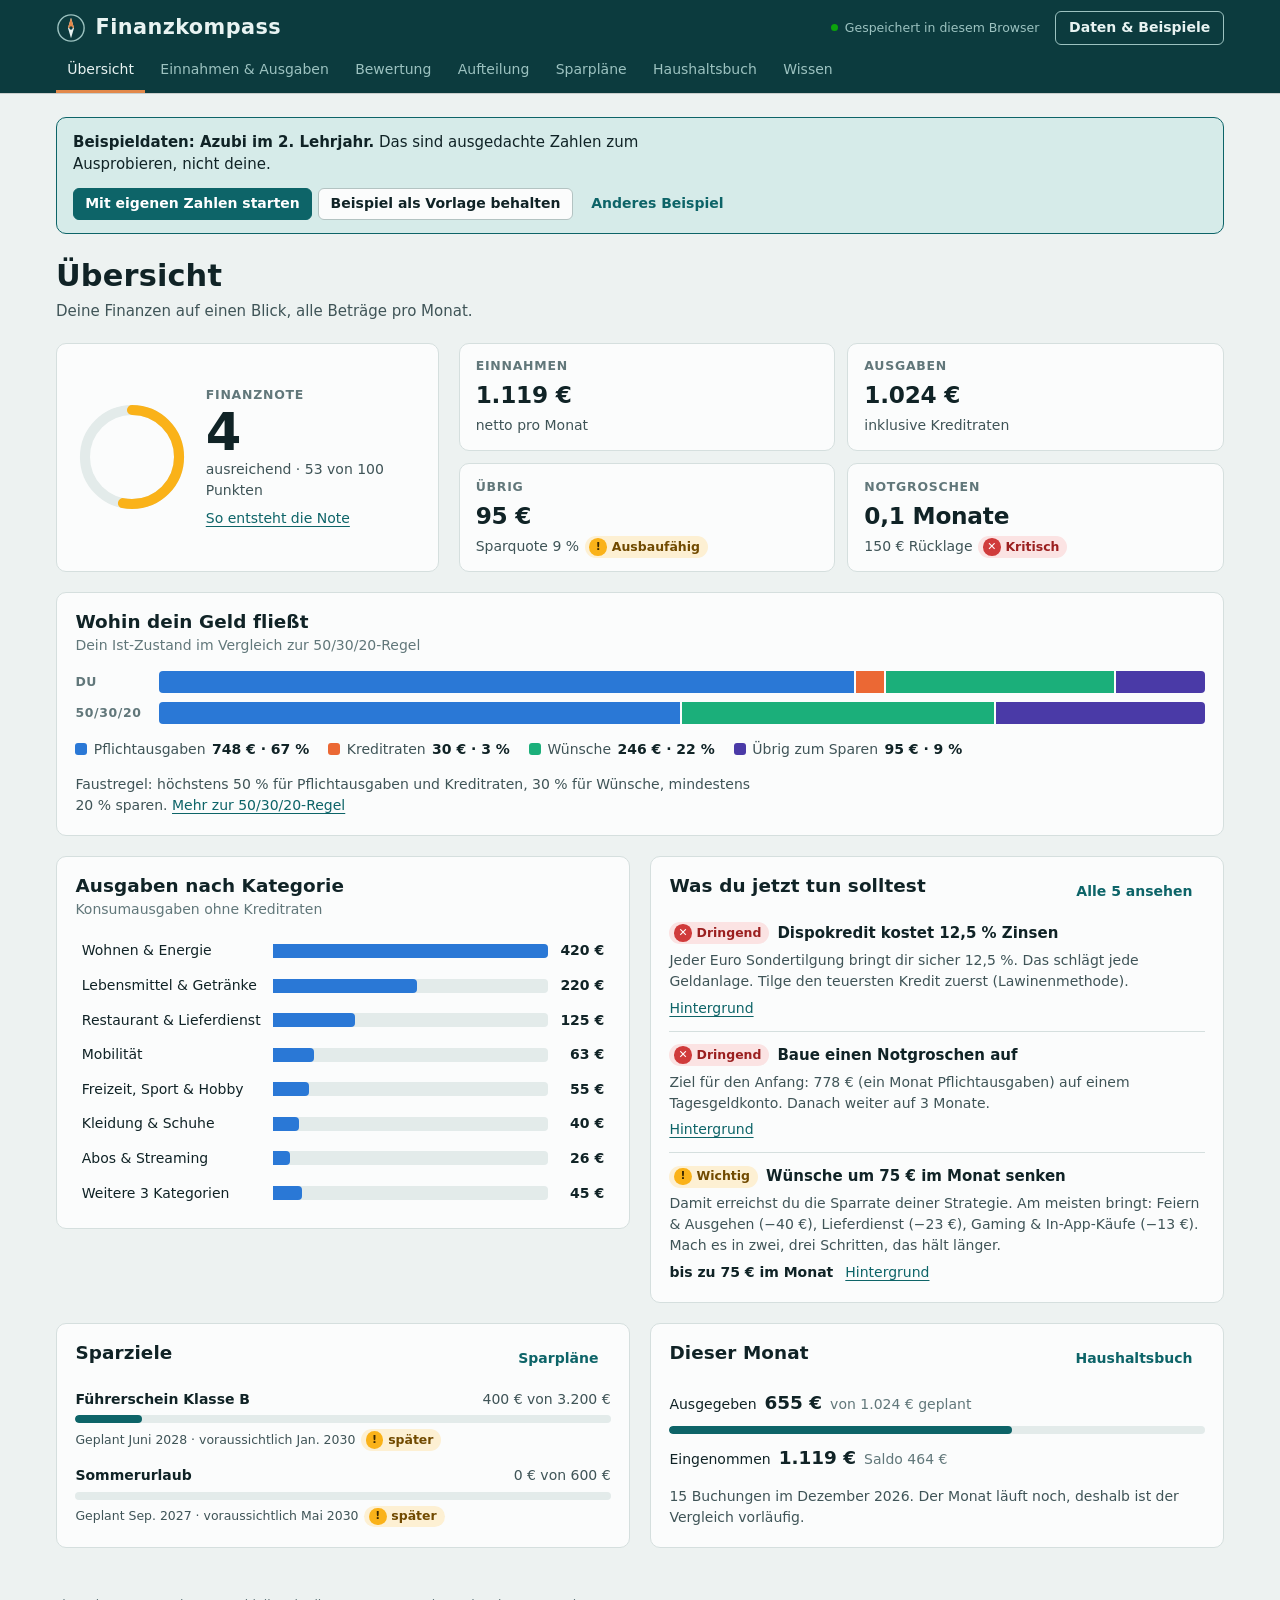
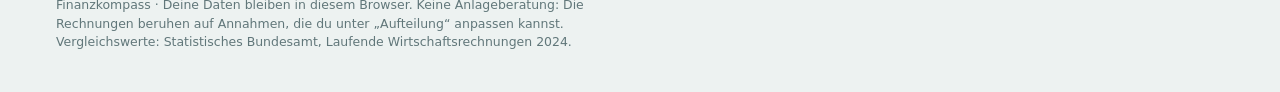
<file: finanzkompass/index.html>
<!doctype html>
<html lang="de">
<head>
  <meta charset="utf-8">
  <meta name="viewport" content="width=device-width, initial-scale=1, viewport-fit=cover">
  <title>Finanzkompass</title>
  <meta name="description" content="Finanzen darstellen, Ausgaben ökonomisch bewerten, Geld realistisch aufteilen und Sparpläne erstellen. Alle Daten bleiben im Browser.">
  <meta name="color-scheme" content="light dark">
  <link rel="icon" href="assets/favicon.svg" type="image/svg+xml">
  <link rel="stylesheet" href="assets/style.css">
</head>
<body>
  <a class="sprunglink" href="#inhalt">Zum Inhalt springen</a>

  <header class="kopfleiste">
    <div class="kopfleiste-innen">
      <a class="marke" href="#uebersicht" aria-label="Finanzkompass, zur Übersicht">
        <svg class="marke-symbol" viewBox="0 0 32 32" aria-hidden="true">
          <circle cx="16" cy="16" r="14" class="marke-ring"></circle>
          <path d="M16 5 L19.2 16 L16 27 L12.8 16 Z" class="marke-nadel-hinten"></path>
          <path d="M16 5 L19.2 16 L12.8 16 Z" class="marke-nadel"></path>
          <circle cx="16" cy="16" r="1.8" class="marke-achse"></circle>
        </svg>
        <span class="marke-name">Finanzkompass</span>
      </a>
      <span id="speicherstatus" class="speicherstatus"></span>
      <button type="button" class="knopf knopf--kopf" data-aktion="daten-dialog">Daten &amp; Beispiele</button>
    </div>
    <nav class="reiter" aria-label="Bereiche">
      <a href="#uebersicht" data-reiter="uebersicht">Übersicht</a>
      <a href="#haushalt" data-reiter="haushalt">Einnahmen &amp; Ausgaben</a>
      <a href="#bewertung" data-reiter="bewertung">Bewertung</a>
      <a href="#aufteilung" data-reiter="aufteilung">Aufteilung</a>
      <a href="#sparplaene" data-reiter="sparplaene">Sparpläne</a>
      <a href="#buch" data-reiter="buch">Haushaltsbuch</a>
      <a href="#wissen" data-reiter="wissen">Wissen</a>
    </nav>
  </header>

  <main id="inhalt" class="inhalt" tabindex="-1">
    <noscript><p class="leer">Der Finanzkompass braucht JavaScript. Es werden keine Daten an einen Server gesendet.</p></noscript>
    <div id="beispiel-hinweis"></div>
    <section id="ansicht-uebersicht" data-ansicht="uebersicht"></section>
    <section id="ansicht-haushalt" data-ansicht="haushalt" hidden></section>
    <section id="ansicht-bewertung" data-ansicht="bewertung" hidden></section>
    <section id="ansicht-aufteilung" data-ansicht="aufteilung" hidden></section>
    <section id="ansicht-sparplaene" data-ansicht="sparplaene" hidden></section>
    <section id="ansicht-buch" data-ansicht="buch" hidden></section>

    <section id="ansicht-wissen" data-ansicht="wissen" hidden>
      <header class="ansicht-kopf">
        <div>
          <h1>Wissen</h1>
          <p>Die ökonomischen Grundlagen hinter jeder Bewertung, kurz erklärt. Alle Rechnungen der App folgen diesen Regeln.</p>
        </div>
      </header>

      <div class="wissen-raster">
        <div class="wissen-gruppe">
          <h2>Haushalten</h2>

          <details id="w-prinzip" class="wissen">
            <summary>Ökonomisches Prinzip</summary>
            <p>Weil Geld knapp ist, wirtschaftet man nach dem <strong>ökonomischen Prinzip</strong>. Es hat zwei Seiten:</p>
            <ul>
              <li><strong>Minimalprinzip:</strong> Ein festes Ziel mit möglichst wenig Mitteln erreichen. Beispiel: derselbe Handytarif mit gleichem Datenvolumen für 8 € statt 25 €.</li>
              <li><strong>Maximalprinzip:</strong> Mit festen Mitteln möglichst viel erreichen. Beispiel: Mit 250 € Lebensmittelbudget im Monat möglichst gut und abwechslungsreich essen.</li>
            </ul>
            <p>Die App wendet das Minimalprinzip vor allem auf Verträge an (Versicherungen, Handy, Internet, Energie): Hier bleibt der Nutzen gleich, nur der Preis ändert sich.</p>
          </details>

          <details id="w-beduerfnisse" class="wissen">
            <summary>Bedürfnisse, Bedarf und Nachfrage</summary>
            <p>Ein <strong>Bedürfnis</strong> ist das Gefühl eines Mangels, verbunden mit dem Wunsch, ihn zu beseitigen. Die Volkswirtschaftslehre unterscheidet nach Dringlichkeit:</p>
            <ul>
              <li><strong>Existenzbedürfnisse</strong> sichern das Überleben: Nahrung, Wohnung, Kleidung, Energie. Heute gehören auch der Weg zur Arbeit und Pflichtversicherungen dazu.</li>
              <li><strong>Kulturbedürfnisse</strong> entstehen aus dem gesellschaftlichen Umfeld: Bildung, Hobbys, ein Smartphone, Kino. Sie gehören zu einem normalen Leben, ihre Höhe ist aber wählbar.</li>
              <li><strong>Luxusbedürfnisse</strong> gehen über das Übliche hinaus: Markenartikel, Lieferdienst, der dritte Streamingdienst.</li>
            </ul>
            <p>Erst wenn Kaufkraft dahintersteht, wird aus dem Bedürfnis ein <strong>Bedarf</strong>; trifft er auf ein Angebot am Markt, wird er zur <strong>Nachfrage</strong>. Die Grenzen zwischen den Stufen hängen von Zeit und Gesellschaft ab, deshalb entscheidest du selbst, wie du eine Ausgabe einordnest.</p>
          </details>

          <details id="w-503020" class="wissen">
            <summary>Die 50/30/20-Regel</summary>
            <p>Eine Faustregel aus dem Buch „All Your Worth“ von Elizabeth Warren und Amelia Warren Tyagi: Vom Nettoeinkommen gehen</p>
            <ul>
              <li>höchstens <strong>50 %</strong> an den Bedarf (Existenzbedürfnisse und Kreditraten),</li>
              <li>höchstens <strong>30 %</strong> an Wünsche (Kultur- und Luxusbedürfnisse),</li>
              <li>mindestens <strong>20 %</strong> ins Sparen und in die Schuldentilgung.</li>
            </ul>
            <p>Bei kleinem Einkommen (Ausbildung, Studium) ist der Bedarfsanteil fast immer höher. Die App passt ihre Grenzen deshalb an und rechnet die Aufteilung vom tatsächlich freien Geld aus, statt starre Prozente vorzuschreiben.</p>
          </details>

          <details id="w-fixkosten" class="wissen">
            <summary>Fixe und variable Kosten</summary>
            <p><strong>Fixkosten</strong> fallen regelmäßig in gleicher Höhe an, unabhängig davon, wie viel du nutzt: Miete, Verträge, Abos, Kreditraten. <strong>Variable Kosten</strong> schwanken: Lebensmittel, Tanken, Ausgehen.</p>
            <p>Die <strong>Fixkostenquote</strong> (Fixkosten ÷ Nettoeinkommen) zeigt, wie beweglich du bist. Liegt sie über 50 %, lässt sich bei einem Einkommensrückgang kurzfristig kaum etwas ändern, weil Verträge Kündigungsfristen haben. In der Betriebswirtschaft heißt das Problem Kostenremanenz: Kosten sinken langsamer, als sie gestiegen sind.</p>
          </details>

          <details id="w-sparquote" class="wissen">
            <summary>Sparquote und Konsumquote</summary>
            <p>Die <strong>Sparquote</strong> ist der Anteil des verfügbaren Einkommens, der nicht ausgegeben wird. Die <strong>Konsumquote</strong> ist der Rest. Beide ergeben zusammen 100 %.</p>
            <p>Private Haushalte in Deutschland sparen im Schnitt zuletzt rund 11 % ihres verfügbaren Einkommens. Die App bewertet ab 15 % als gut, unter 5 % als kritisch. Ziel nach der 50/30/20-Regel sind 20 %.</p>
          </details>

          <details id="w-wohnkosten" class="wissen">
            <summary>Wohnkostenquote</summary>
            <p>Die Wohnkostenquote ist der Anteil des Nettoeinkommens für Miete, Nebenkosten und Energie. Als Faustregel gelten höchstens 30 %. Die europäische Statistik (Eurostat) zählt einen Haushalt als <strong>durch Wohnkosten überlastet</strong>, wenn er mehr als 40 % seines verfügbaren Einkommens dafür ausgibt.</p>
          </details>

          <details id="w-engel" class="wissen">
            <summary>Engel-Gesetz, Schwabe-Gesetz und der Durchschnittshaushalt</summary>
            <p><strong>Engel-Gesetz</strong> (Ernst Engel, 1857): Je höher das Einkommen, desto kleiner der Anteil, der für Nahrungsmittel ausgegeben wird. <strong>Schwabe-Gesetz</strong> (Hermann Schwabe, 1868): Dasselbe gilt für Wohnkosten.</p>
            <p>Die Vergleichswerte der App stammen aus den Laufenden Wirtschaftsrechnungen 2024 des Statistischen Bundesamts. Ein durchschnittlicher Haushalt gab dort rund 3.260 € im Monat für Konsum aus, davon etwa 36 % für Wohnen und Energie, 14 % für Lebensmittel, 14 % für Mobilität und knapp 10 % für Freizeit, Sport und Kultur.</p>
            <p>Weil Azubis, Studierende und Familien anders leben als der Durchschnitt, zeigt die App Abweichungen nur als Hinweis. Bei kleinem Einkommen gelten höhere Anteile für Essen und Wohnen als erklärbar.</p>
          </details>

          <details id="w-sollist" class="wissen">
            <summary>Soll-Ist-Vergleich</summary>
            <p>Ein Werkzeug aus dem Controlling: Man plant (Soll), erfasst, was tatsächlich passiert (Ist), und untersucht die Abweichung. Im Haushaltsbuch ist das Soll dein Monatsplan aus „Einnahmen &amp; Ausgaben“, das Ist sind deine Buchungen.</p>
            <p>Wichtig ist die Frage nach dem Warum: Eine einmalige Reparatur ist etwas anderes als ein Budget, das jeden Monat überschritten wird. Im zweiten Fall ist der Plan unrealistisch und sollte angepasst werden.</p>
          </details>
        </div>

        <div class="wissen-gruppe">
          <h2>Bewerten</h2>

          <details id="w-note" class="wissen">
            <summary>Wie die Finanznote entsteht</summary>
            <p>Sechs Kennzahlen bekommen eine Ampel: gut (100 Punkte), ausbaufähig (55) oder kritisch (10). Sie werden gewichtet zusammengezählt:</p>
            <ul>
              <li>Sparquote 30 %, Notgroschen 20 %, Pflichtausgaben-Anteil 15 %, Schuldendienstquote 15 %, Fixkostenquote 10 %, Wohnkostenquote 10 %.</li>
            </ul>
            <p>Die Punkte werden nach dem Notenschlüssel der IHK-Abschlussprüfung in eine Note umgerechnet: ab 92 Punkten 1, ab 81 Punkten 2, ab 67 Punkten 3, ab 50 Punkten 4, ab 30 Punkten 5, darunter 6.</p>
            <p>Die Note bewertet die Lage, nicht die Person. Wer in der Ausbildung überhaupt etwas zurücklegt, macht vieles richtig, auch wenn die Note noch keine 1 ist.</p>
          </details>

          <details id="w-abc" class="wissen">
            <summary>ABC-Analyse und Pareto-Prinzip</summary>
            <p>Die <strong>ABC-Analyse</strong> kommt aus der Materialwirtschaft. Man sortiert alle Posten nach ihrem Wert und bildet Klassen:</p>
            <ul>
              <li><strong>A:</strong> wenige Posten, die zusammen etwa 80 % der Summe ausmachen,</li>
              <li><strong>B:</strong> die nächsten bis etwa 95 %,</li>
              <li><strong>C:</strong> viele kleine Posten mit dem Rest.</li>
            </ul>
            <p>Dahinter steht das <strong>Pareto-Prinzip</strong> (80/20-Regel): Oft verursachen 20 % der Posten 80 % der Wirkung. Wer sparen will, setzt bei A-Posten an. 10 % weniger Miete bringen mehr als der komplette Verzicht auf ein kleines Abo.</p>
          </details>

          <details id="w-opportunitaet" class="wissen">
            <summary>Opportunitätskosten</summary>
            <p>Opportunitätskosten sind der Nutzen der besten Alternative, auf die man verzichtet. Wer 50 € im Monat für einen Lieferdienst ausgibt, verzichtet nicht nur auf 50 €, sondern auf das, was daraus angelegt geworden wäre.</p>
            <p>Bei 5 % Rendite im Jahr werden aus 50 € im Monat nach 20 Jahren gut 20.000 €, eingezahlt hast du davon nur 12.000 €. Die App zeigt diese Rechnung für jede verzichtbare Ausgabe. Sie soll nicht zum Verzicht drängen, sondern zu bewussten Entscheidungen.</p>
          </details>

          <details id="w-grenznutzen" class="wissen">
            <summary>Grenznutzen und Kosten pro Nutzung</summary>
            <p>Das <strong>erste Gossensche Gesetz</strong> besagt: Der Nutzen jeder zusätzlichen Einheit eines Gutes nimmt ab. Das erste Stück Pizza macht satt, das vierte kaum noch glücklich.</p>
            <p>Bei Abos gilt es umgekehrt für die Kosten: Der Monatsbeitrag bleibt gleich, egal wie oft du etwas nutzt. Teilt man ihn durch die Nutzungen, sieht man den Preis pro Nutzung. Ein Fitnessstudio für 30 €, das du zweimal im Monat besuchst, kostet 15 € pro Training und damit oft mehr als eine Tageskarte.</p>
          </details>

          <details id="w-zinseszins" class="wissen">
            <summary>Zinseszins und 72er-Regel</summary>
            <p>Beim <strong>Zinseszins</strong> werden Zinsen mitverzinst. Das Kapital wächst deshalb nicht gleichmäßig, sondern immer schneller. Entscheidend ist vor allem die Zeit: Wer zehn Jahre früher anfängt, braucht für dasselbe Ergebnis eine deutlich kleinere Rate.</p>
            <p>Die <strong>72er-Regel</strong> schätzt, wann sich Geld verdoppelt: 72 geteilt durch den Zinssatz. Bei 6 % dauert es etwa 12 Jahre, bei 2 % etwa 36 Jahre.</p>
            <p>Die App rechnet mit dem konformen Monatszins: Zwölfmal angewendet ergibt er genau den Jahreszins.</p>
          </details>

          <details id="w-inflation" class="wissen">
            <summary>Inflation und Kaufkraft</summary>
            <p>Inflation bedeutet, dass das Preisniveau steigt und jeder Euro weniger kauft. Die Europäische Zentralbank strebt 2 % im Jahr an. Bei 2 % Inflation ist ein Betrag nach 20 Jahren nur noch etwa zwei Drittel wert.</p>
            <p>Der <strong>Realzins</strong> ist ungefähr Nominalzins minus Inflation. Ein Tagesgeld mit 2 % bei 2 % Inflation erhält also nur die Kaufkraft. Die App zeigt deshalb neben dem Nominalwert immer die Kaufkraft in heutigen Euro.</p>
          </details>
        </div>

        <div class="wissen-gruppe">
          <h2>Planen</h2>

          <details id="w-finanzpyramide" class="wissen">
            <summary>Die Reihenfolge der Aufteilung (Finanzpyramide)</summary>
            <p>Die Finanzpyramide beschreibt, in welcher Reihenfolge man Vermögen aufbaut: unten Absicherung, in der Mitte sichere Rücklagen, oben Anlagen mit mehr Risiko. Die App setzt das so um:</p>
            <ol>
              <li><strong>Pflichtausgaben und Kreditraten</strong> werden zuerst bedient.</li>
              <li>Ein <strong>Puffer</strong> (Standard 5 % des Einkommens) bleibt auf dem Girokonto, weil jeder Monat Ungeplantes bringt.</li>
              <li><strong>Wünsche</strong> bekommen ein Budget. Gibst du heute weniger aus, bleibt es dabei; gibst du mehr aus, schlägt die App konkrete Kürzungen vor.</li>
              <li>Die <strong>Sparrate</strong> fließt nach einem Wasserfall: Notgroschen-Grundstock (ein Monat Pflichtausgaben), dann teure Kredite ab 8 % Zins, dann Notgroschen auffüllen parallel zu den Sparzielen nach Priorität, dann Kredite, deren Zins über der erwarteten Rendite liegt, zuletzt Vermögensaufbau.</li>
            </ol>
            <p>Wie viel vom freien Geld gespart wird, bestimmt die Strategie: entspannt 25 %, ausgewogen 40 %, ehrgeizig 60 %. Ausgewogen entspricht bei 50 % Pflichtausgaben genau der 50/30/20-Regel.</p>
          </details>

          <details id="w-notgroschen" class="wissen">
            <summary>Notgroschen (Liquiditätsreserve)</summary>
            <p>Der Notgroschen ist Geld für Unerwartetes: die kaputte Waschmaschine, eine Nachzahlung, ein paar Monate ohne Job. Er liegt auf einem Tagesgeldkonto, ist jederzeit verfügbar und wird nicht angelegt.</p>
            <p>Üblich sind drei bis sechs Monate Pflichtausgaben. Wer kein Polster hat, landet bei jeder Panne im Dispo, der oft über 10 % Zinsen kostet. Deshalb baut die App immer zuerst einen Grundstock auf.</p>
          </details>

          <details id="w-schulden" class="wissen">
            <summary>Kredite: Schuldendienst, Lawine und Schneeball</summary>
            <p>Die <strong>Schuldendienstquote</strong> ist der Anteil des Einkommens für Kreditraten. Bis 10 % gilt als gut tragbar, über 20 % als riskant.</p>
            <p>Für die Tilgung gibt es zwei bekannte Methoden:</p>
            <ul>
              <li><strong>Lawinenmethode:</strong> Extra-Geld geht immer in den Kredit mit dem höchsten Zins. Das spart rechnerisch am meisten Zinsen. Die App nutzt diese Methode.</li>
              <li><strong>Schneeballmethode:</strong> Erst der kleinste Kredit, für schnelle Erfolgserlebnisse.</li>
            </ul>
            <p>Ist ein Kredit getilgt, fließt seine Rate in die Sparrate. So wächst der Betrag, der für den nächsten Schritt bleibt. Ratenkredite für Verbraucher darf man jederzeit ganz oder teilweise vorzeitig zurückzahlen; die Bank darf dafür höchstens 1 % des vorzeitig gezahlten Betrags verlangen (0,5 %, wenn der Vertrag in weniger als einem Jahr endet).</p>
          </details>

          <details id="w-dreieck" class="wissen">
            <summary>Magisches Dreieck der Geldanlage</summary>
            <p>Jede Geldanlage hat drei Ziele, die sich gegenseitig im Weg stehen: <strong>Sicherheit</strong>, <strong>Liquidität</strong> (wie schnell du an das Geld kommst) und <strong>Rendite</strong>. Keine Anlage erfüllt alle drei gleichzeitig.</p>
            <ul>
              <li><strong>Tagesgeld, Festgeld:</strong> sicher und verfügbar, aber wenig Rendite. Richtig für Notgroschen und Ziele in den nächsten drei Jahren.</li>
              <li><strong>Breit gestreuter Aktien-ETF:</strong> langfristig die höchste erwartete Rendite, aber mit Kursschwankungen. Richtig ab etwa zehn Jahren Anlagedauer.</li>
              <li>Dazwischen eine <strong>Mischung</strong> aus beidem.</li>
            </ul>
          </details>

          <details id="w-pyf" class="wissen">
            <summary>Zahl dich zuerst selbst</summary>
            <p>Wer spart, was am Monatsende übrig bleibt, spart meistens nichts. Besser ist ein Dauerauftrag direkt nach dem Zahltag auf ein eigenes Konto. Der Ökonom Richard Thaler nennt den Effekt dahinter <strong>mentale Buchführung</strong>: Geld auf einem eigenen Konto mit Namen („Führerschein“) wird seltener für etwas anderes ausgegeben.</p>
          </details>

          <details id="w-annahmen" class="wissen">
            <summary>Annahmen und Grenzen der Rechnung</summary>
            <ul>
              <li>Der Finanzkompass ist ein Lern- und Planungswerkzeug, keine Anlage-, Steuer- oder Schuldnerberatung.</li>
              <li>Renditen sind Annahmen. Aktienkurse schwanken, eine bestimmte Rendite ist nie garantiert.</li>
              <li>Steuern sind nicht eingerechnet. Kapitalerträge über dem Sparerpauschbetrag von 1.000 € im Jahr (2.000 € bei Ehepaaren) kosten 25 % Abgeltungsteuer plus Solidaritätszuschlag und gegebenenfalls Kirchensteuer.</li>
              <li>Der Fahrplan geht davon aus, dass Einkommen und Ausgaben gleich bleiben.</li>
              <li>Alle Daten bleiben in deinem Browser. Nichts wird an einen Server gesendet. Sichere sie über „Daten &amp; Beispiele“.</li>
            </ul>
          </details>
        </div>
      </div>
    </section>
  </main>

  <footer class="fuss">
    <p>Finanzkompass · Deine Daten bleiben in diesem Browser. Keine Anlageberatung: Die Rechnungen beruhen auf Annahmen, die du unter „Aufteilung“ anpassen kannst. Vergleichswerte: Statistisches Bundesamt, Laufende Wirtschaftsrechnungen 2024.</p>
  </footer>

  <dialog id="dialog" class="dialog" aria-labelledby="dialog-titel"></dialog>
  <div id="tooltip" class="tooltip" role="tooltip" hidden></div>
  <div id="toast" class="toast" role="status" aria-live="polite" hidden></div>

  <script src="assets/logik.js"></script>
  <script src="assets/beispiele.js"></script>
  <script src="assets/diagramme.js"></script>
  <script src="assets/app.js"></script>
</body>
</html>
</file>
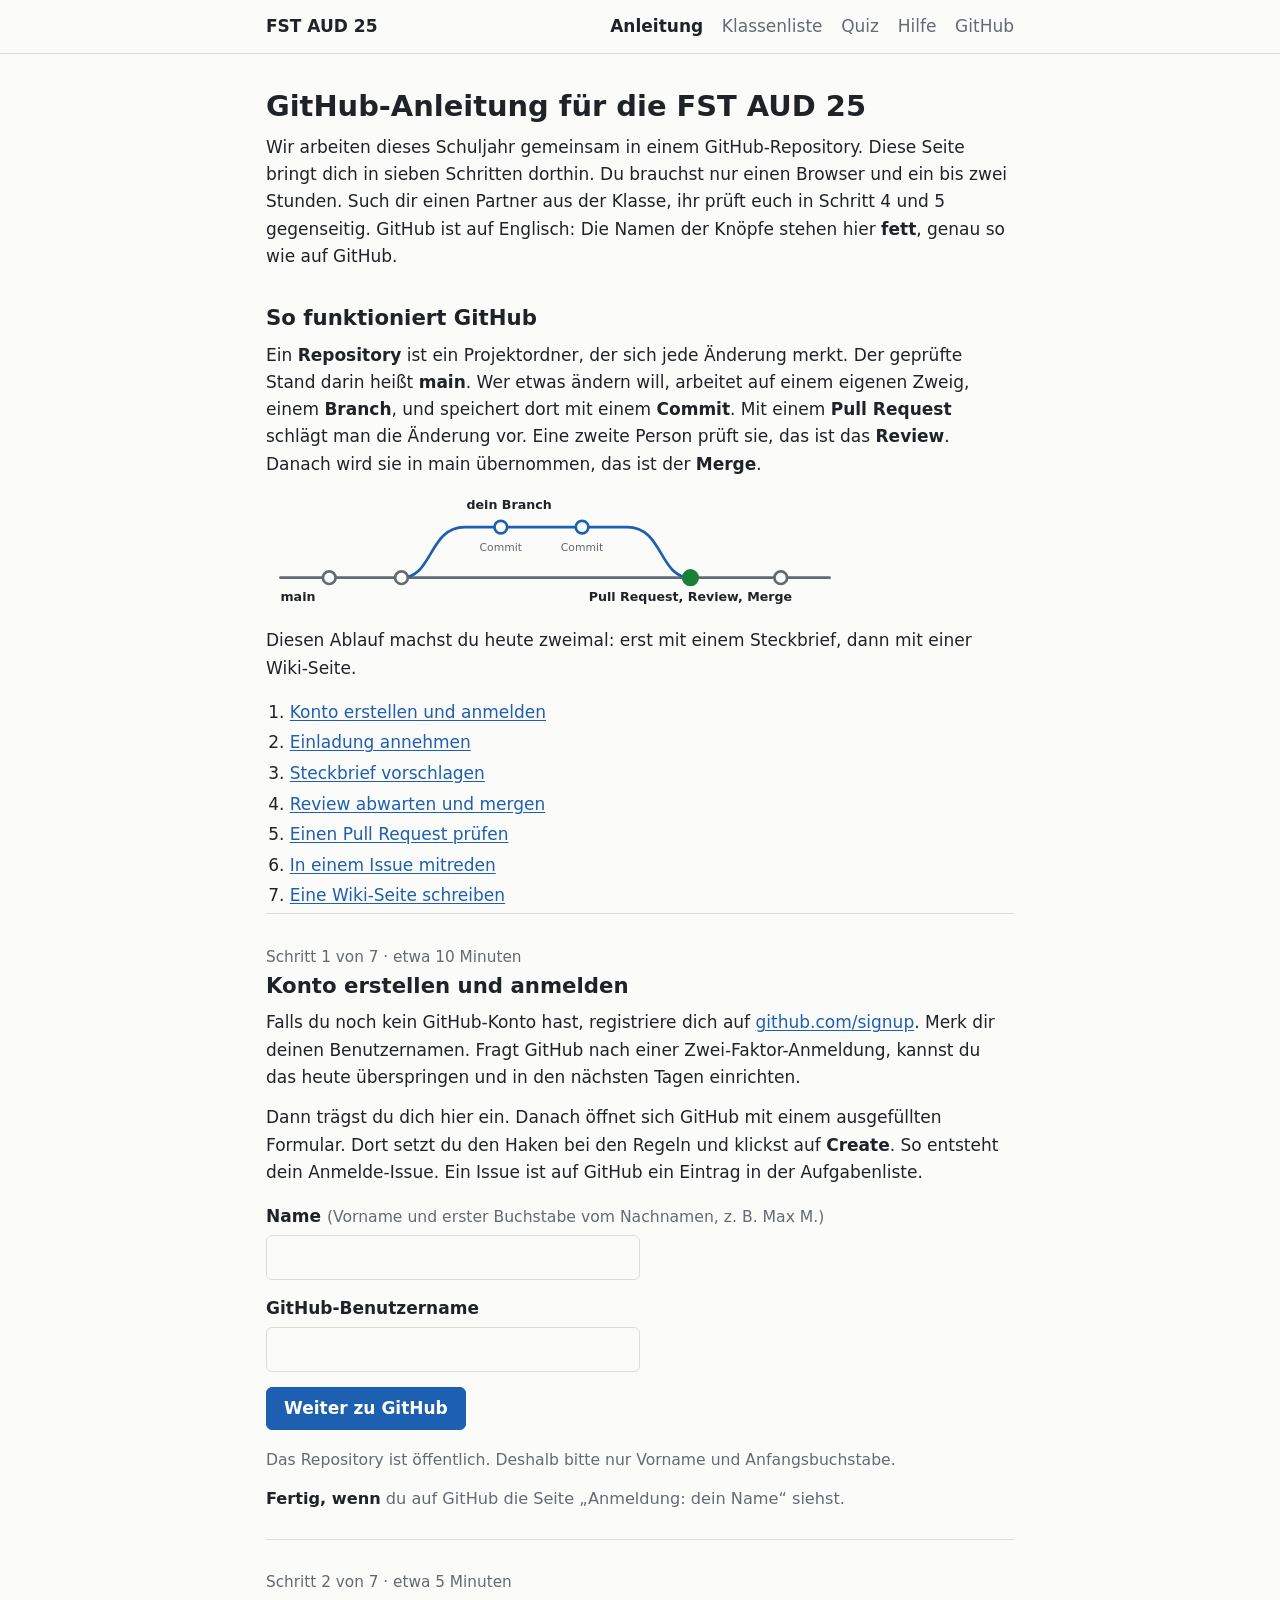
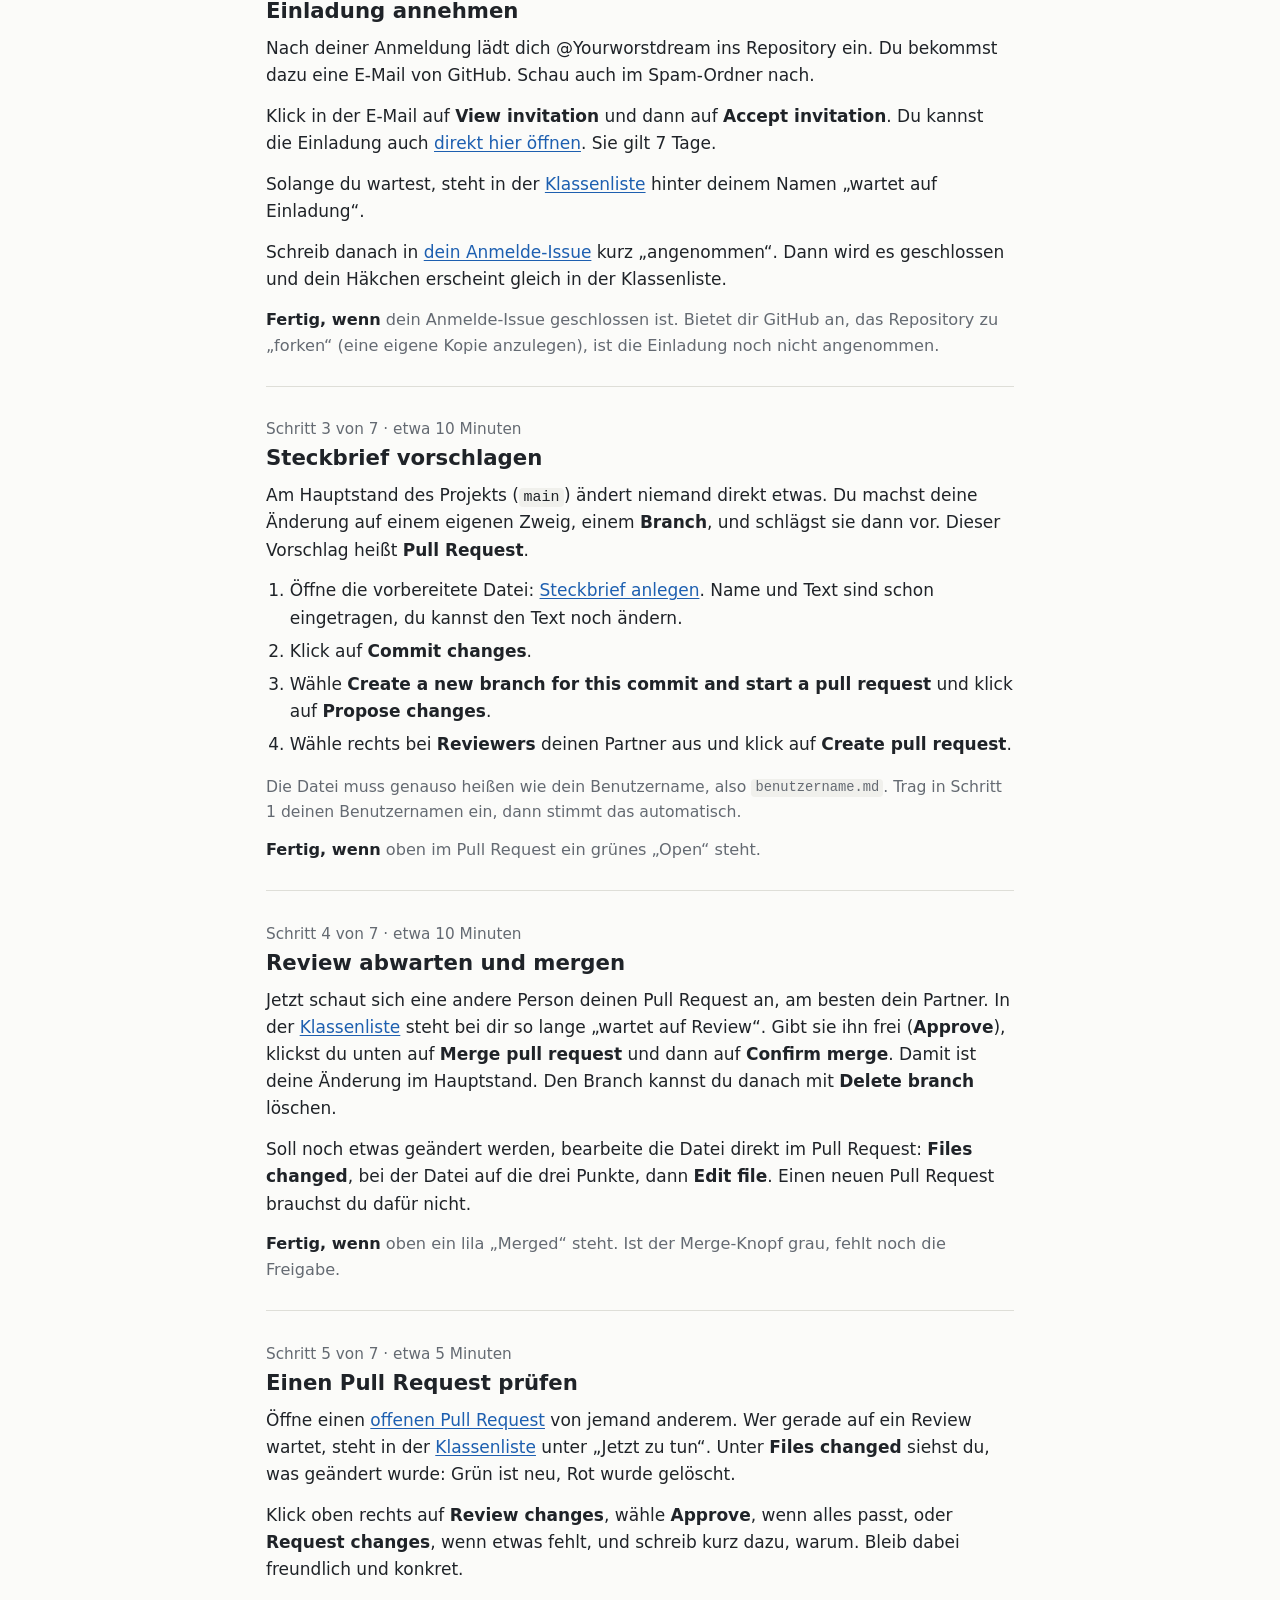
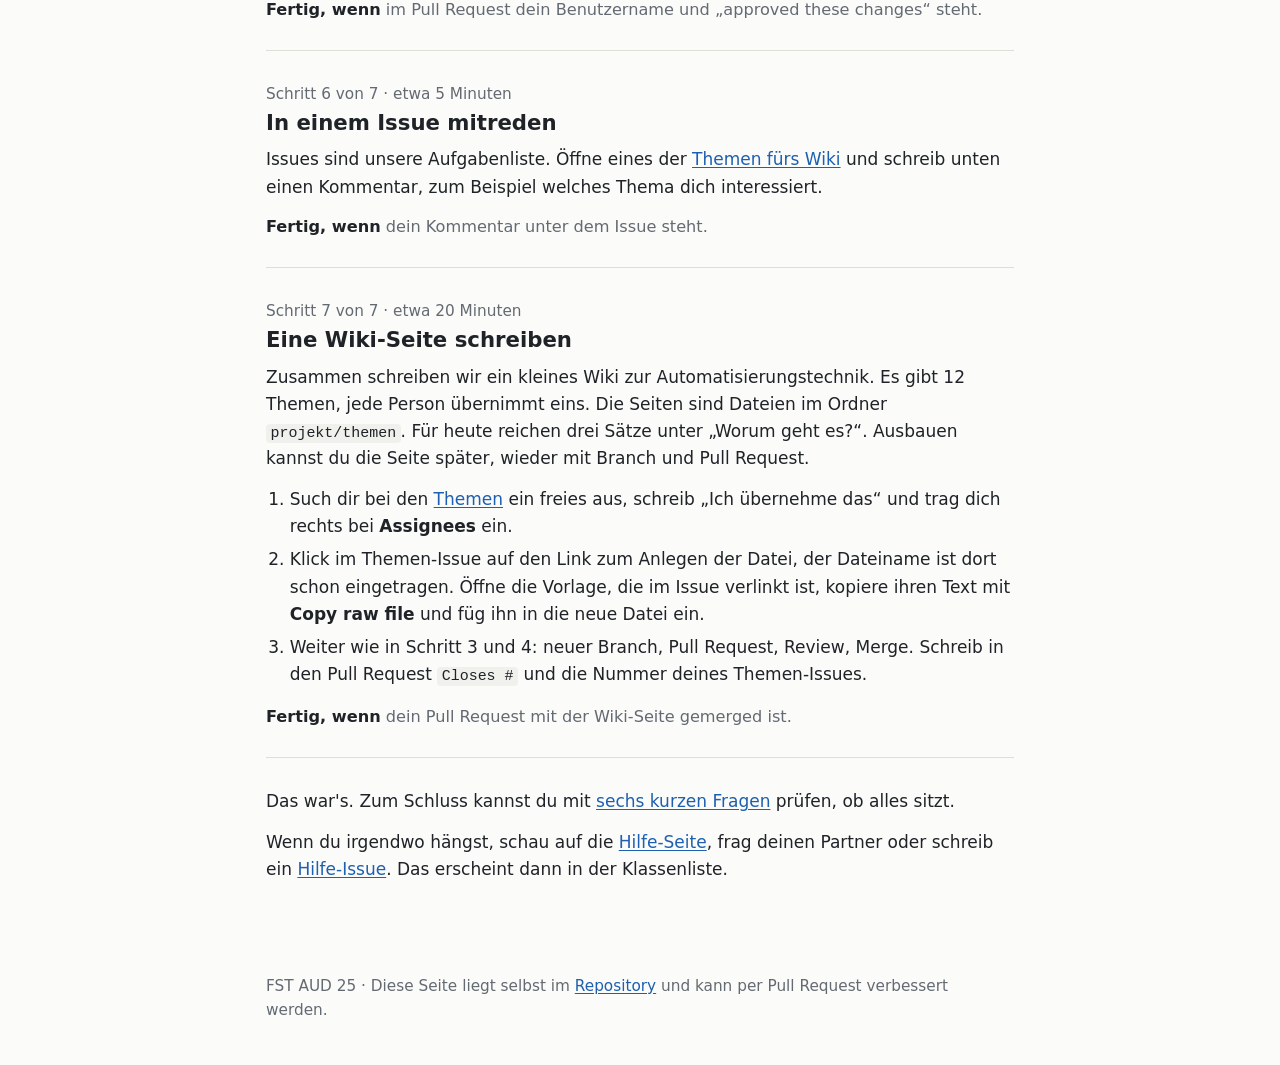
<file: fstaud25/index.html>
<!doctype html>
<html lang="de">
<head>
<meta charset="utf-8">
<meta name="viewport" content="width=device-width, initial-scale=1">
<title>GitHub-Anleitung · FST AUD 25</title>
<meta name="description" content="In sieben Schritten ins gemeinsame GitHub-Repository der FST AUD 25.">
<meta property="og:title" content="GitHub-Anleitung für die FST AUD 25">
<meta property="og:description" content="In sieben Schritten ins gemeinsame GitHub-Repository. Du brauchst nur einen Browser.">
<link rel="icon" href="assets/favicon.svg" type="image/svg+xml">
<link rel="stylesheet" href="assets/style.css">
<script src="assets/common.js" defer></script>
<script src="assets/anleitung.js" defer></script>
</head>
<body>

<header class="kopf">
  <div class="kopf-innen">
    <a class="seitenname" href="./">FST AUD 25</a>
    <nav aria-label="Seiten">
      <a href="./" aria-current="page">Anleitung</a>
      <a href="fortschritt.html">Klassenliste</a>
      <a href="quiz.html">Quiz</a>
      <a href="hilfe.html">Hilfe</a>
      <a href="https://github.com/Yourworstdream/FSTAUD25" data-repo="">GitHub</a>
    </nav>
  </div>
</header>

<main>
  <h1>GitHub-Anleitung für die FST AUD 25</h1>
  <p class="nur-druck druck-kopf"><img src="assets/qr-anleitung.svg" alt="">Online mit allen Links und dem Anmeldeformular:<br>yourworstdream.github.io/FSTAUD25</p>
  <p>Wir arbeiten dieses Schuljahr gemeinsam in einem GitHub-Repository. Diese Seite bringt dich in sieben Schritten dorthin. Du brauchst nur einen Browser und ein bis zwei Stunden. Such dir einen Partner aus der Klasse, ihr prüft euch in Schritt 4 und 5 gegenseitig. GitHub ist auf Englisch: Die Namen der Knöpfe stehen hier <b>fett</b>, genau so wie auf GitHub.</p>

  <h2 class="prinzip-titel">So funktioniert GitHub</h2>
  <p>Ein <b>Repository</b> ist ein Projektordner, der sich jede Änderung merkt. Der geprüfte Stand darin heißt <b>main</b>. Wer etwas ändern will, arbeitet auf einem eigenen Zweig, einem <b>Branch</b>, und speichert dort mit einem <b>Commit</b>. Mit einem <b>Pull Request</b> schlägt man die Änderung vor. Eine zweite Person prüft sie, das ist das <b>Review</b>. Danach wird sie in main übernommen, das ist der <b>Merge</b>.</p>
  <svg class="ablauf" viewBox="0 0 640 132" role="img" aria-label="Von main zweigt ein Branch ab. Darauf liegen zwei Commits. Nach Pull Request und Review führt der Merge den Branch zurück in main.">
    <line x1="16" y1="96" x2="624" y2="96" class="l-main"/>
    <path d="M150 96 C 185 96, 180 40, 220 40 L 400 40 C 440 40, 435 96, 470 96" class="l-branch"/>
    <circle cx="70" cy="96" r="7" class="p-main"/><circle cx="150" cy="96" r="7" class="p-main"/>
    <circle cx="260" cy="40" r="7" class="p-branch"/><circle cx="350" cy="40" r="7" class="p-branch"/>
    <circle cx="470" cy="96" r="8" class="p-merge"/><circle cx="570" cy="96" r="7" class="p-main"/>
    <text x="16" y="122">main</text>
    <text x="222" y="20">dein Branch</text>
    <text x="260" y="66" text-anchor="middle" class="klein">Commit</text>
    <text x="350" y="66" text-anchor="middle" class="klein">Commit</text>
    <text x="470" y="122" text-anchor="middle">Pull Request, Review, Merge</text>
  </svg>
  <p>Diesen Ablauf machst du heute zweimal: erst mit einem Steckbrief, dann mit einer Wiki-Seite.</p>

  <ol class="uebersicht" id="uebersicht">
    <li data-schritt="anmeldung"><a href="#schritt-1">Konto erstellen und anmelden</a></li>
    <li data-schritt="team"><a href="#schritt-2">Einladung annehmen</a></li>
    <li data-schritt="pr"><a href="#schritt-3">Steckbrief vorschlagen</a></li>
    <li data-schritt="merge"><a href="#schritt-4">Review abwarten und mergen</a></li>
    <li data-schritt="review"><a href="#schritt-5">Einen Pull Request prüfen</a></li>
    <li data-schritt="diskussion"><a href="#schritt-6">In einem Issue mitreden</a></li>
    <li data-schritt="projekt"><a href="#schritt-7">Eine Wiki-Seite schreiben</a></li>
  </ol>

  <div class="kasten" id="ich" hidden>
    <p>Du bist als <b>@<span data-ich-login></span></b> eingetragen. <span id="ich-stand"></span></p>
    <p class="leise"><a id="ich-link" href="fortschritt.html">Zur Klassenliste</a> · <a href="#schritt-1" id="ich-aendern">Anderen Namen eintragen</a></p>
  </div>

  <section class="schritt" id="schritt-1">
    <p class="schritt-nr" data-dauer="etwa 10 Minuten">Schritt 1 von 7 · etwa 10 Minuten</p>
    <h2>Konto erstellen und anmelden</h2>
    <p>Falls du noch kein GitHub-Konto hast, registriere dich auf <a href="https://github.com/signup">github.com/signup</a>. Merk dir deinen Benutzernamen. Fragt GitHub nach einer Zwei-Faktor-Anmeldung, kannst du das heute überspringen und in den nächsten Tagen einrichten.</p>
    <p>Dann trägst du dich hier ein. Danach öffnet sich GitHub mit einem ausgefüllten Formular. Dort setzt du den Haken bei den Regeln und klickst auf <b>Create</b>. So entsteht dein Anmelde-Issue. Ein Issue ist auf GitHub ein Eintrag in der Aufgabenliste.</p>

    <p class="nur-druck">Das Formular dazu findest du auf der Online-Seite (QR-Code oben).</p>
    <form class="formular" id="anmelde-form" novalidate>
      <label>Name <span class="leise">(Vorname und erster Buchstabe vom Nachnamen, z.&nbsp;B. Max M.)</span>
        <input id="f-name" required maxlength="40" autocomplete="off">
      </label>
      <label>GitHub-Benutzername
        <input id="f-login" required maxlength="39" autocomplete="off" autocapitalize="off" spellcheck="false">
      </label>
      <p class="meldung" id="f-meldung" aria-live="polite" hidden></p>
      <button class="knopf" type="submit">Weiter zu GitHub</button>
    </form>
    <noscript><p>Ohne JavaScript geht es direkt über das <a href="https://github.com/Yourworstdream/FSTAUD25/issues/new?template=anmeldung.yml">Anmelde-Formular auf GitHub</a>.</p></noscript>

    <div class="kasten" id="anmelde-erfolg" hidden>
      <p>GitHub wurde in einem neuen Tab geöffnet. Setz dort den Haken bei den Regeln und klick auf <b>Create</b>, dann bist du angemeldet. Kein neuer Tab? <a id="anmelde-link" href="#" target="_blank" rel="noopener">Formular hier öffnen</a>.</p>
    </div>
    <p class="leise">Das Repository ist öffentlich. Deshalb bitte nur Vorname und Anfangsbuchstabe.</p>
    <p class="fertig"><b>Fertig, wenn</b> du auf GitHub die Seite „Anmeldung: dein Name“ siehst.</p>
  </section>

  <section class="schritt" id="schritt-2">
    <p class="schritt-nr" data-dauer="etwa 5 Minuten">Schritt 2 von 7 · etwa 5 Minuten</p>
    <h2>Einladung annehmen</h2>
    <p>Nach deiner Anmeldung lädt dich @Yourworstdream ins Repository ein. Du bekommst dazu eine E-Mail von GitHub. Schau auch im Spam-Ordner nach.</p>
    <p>Klick in der E-Mail auf <b>View invitation</b> und dann auf <b>Accept invitation</b>. Du kannst die Einladung auch <a href="https://github.com/Yourworstdream/FSTAUD25/invitations" data-repo="/invitations">direkt hier öffnen</a>. Sie gilt 7 Tage.</p>
    <p>Solange du wartest, steht in der <a href="fortschritt.html">Klassenliste</a> hinter deinem Namen „wartet auf Einladung“.</p>
    <p>Schreib danach in <a id="anmelde-issue-link" href="https://github.com/Yourworstdream/FSTAUD25/issues?q=is%3Aissue+label%3Aanmeldung">dein Anmelde-Issue</a> kurz „angenommen“. Dann wird es geschlossen und dein Häkchen erscheint gleich in der Klassenliste.</p>
    <p class="fertig"><b>Fertig, wenn</b> dein Anmelde-Issue geschlossen ist. Bietet dir GitHub an, das Repository zu „forken“ (eine eigene Kopie anzulegen), ist die Einladung noch nicht angenommen.</p>
  </section>

  <section class="schritt" id="schritt-3">
    <p class="schritt-nr" data-dauer="etwa 10 Minuten">Schritt 3 von 7 · etwa 10 Minuten</p>
    <h2>Steckbrief vorschlagen</h2>
    <p>Am Hauptstand des Projekts (<code>main</code>) ändert niemand direkt etwas. Du machst deine Änderung auf einem eigenen Zweig, einem <b>Branch</b>, und schlägst sie dann vor. Dieser Vorschlag heißt <b>Pull Request</b>.</p>
    <ol>
      <li>Öffne die vorbereitete Datei: <a id="steckbrief-link" href="https://github.com/Yourworstdream/FSTAUD25/new/main/teilnehmer">Steckbrief anlegen</a>. Name und Text sind schon eingetragen, du kannst den Text noch ändern.</li>
      <li>Klick auf <b>Commit changes</b>.</li>
      <li>Wähle <b>Create a new branch for this commit and start a pull request</b> und klick auf <b>Propose changes</b>.</li>
      <li>Wähle rechts bei <b>Reviewers</b> deinen Partner aus und klick auf <b>Create pull request</b>.</li>
    </ol>
    <p class="leise" id="steckbrief-hinweis">Die Datei muss genauso heißen wie dein Benutzername, also <code><span data-ich-login>benutzername</span>.md</code>. Trag in Schritt 1 deinen Benutzernamen ein, dann stimmt das automatisch.</p>
    <p class="fertig"><b>Fertig, wenn</b> oben im Pull Request ein grünes „Open“ steht.</p>
  </section>

  <section class="schritt" id="schritt-4">
    <p class="schritt-nr" data-dauer="etwa 10 Minuten">Schritt 4 von 7 · etwa 10 Minuten</p>
    <h2>Review abwarten und mergen</h2>
    <p>Jetzt schaut sich eine andere Person deinen Pull Request an, am besten dein Partner. In der <a href="fortschritt.html">Klassenliste</a> steht bei dir so lange „wartet auf Review“. Gibt sie ihn frei (<b>Approve</b>), klickst du unten auf <b>Merge pull request</b> und dann auf <b>Confirm merge</b>. Damit ist deine Änderung im Hauptstand. Den Branch kannst du danach mit <b>Delete branch</b> löschen.</p>
    <p>Soll noch etwas geändert werden, bearbeite die Datei direkt im Pull Request: <b>Files changed</b>, bei der Datei auf die drei Punkte, dann <b>Edit file</b>. Einen neuen Pull Request brauchst du dafür nicht.</p>
    <p class="fertig"><b>Fertig, wenn</b> oben ein lila „Merged“ steht. Ist der Merge-Knopf grau, fehlt noch die Freigabe.</p>
  </section>

  <section class="schritt" id="schritt-5">
    <p class="schritt-nr" data-dauer="etwa 5 Minuten">Schritt 5 von 7 · etwa 5 Minuten</p>
    <h2>Einen Pull Request prüfen</h2>
    <p>Öffne einen <a href="https://github.com/Yourworstdream/FSTAUD25/pulls" data-repo="/pulls">offenen Pull Request</a> von jemand anderem. Wer gerade auf ein Review wartet, steht in der <a href="fortschritt.html">Klassenliste</a> unter „Jetzt zu tun“. Unter <b>Files changed</b> siehst du, was geändert wurde: Grün ist neu, Rot wurde gelöscht.</p>
    <p>Klick oben rechts auf <b>Review changes</b>, wähle <b>Approve</b>, wenn alles passt, oder <b>Request changes</b>, wenn etwas fehlt, und schreib kurz dazu, warum. Bleib dabei freundlich und konkret.</p>
    <p class="fertig"><b>Fertig, wenn</b> im Pull Request dein Benutzername und „approved these changes“ steht.</p>
  </section>

  <section class="schritt" id="schritt-6">
    <p class="schritt-nr" data-dauer="etwa 5 Minuten">Schritt 6 von 7 · etwa 5 Minuten</p>
    <h2>In einem Issue mitreden</h2>
    <p>Issues sind unsere Aufgabenliste. Öffne eines der <a href="https://github.com/Yourworstdream/FSTAUD25/issues?q=is%3Aissue+label%3Athema" data-repo="/issues?q=is%3Aissue+label%3Athema">Themen fürs Wiki</a> und schreib unten einen Kommentar, zum Beispiel welches Thema dich interessiert.</p>
    <p class="fertig"><b>Fertig, wenn</b> dein Kommentar unter dem Issue steht.</p>
  </section>

  <section class="schritt" id="schritt-7">
    <p class="schritt-nr" data-dauer="etwa 20 Minuten">Schritt 7 von 7 · etwa 20 Minuten</p>
    <h2>Eine Wiki-Seite schreiben</h2>
    <p>Zusammen schreiben wir ein kleines Wiki zur Automatisierungstechnik. Es gibt 12 Themen, jede Person übernimmt eins. Die Seiten sind Dateien im Ordner <code>projekt/themen</code>. Für heute reichen drei Sätze unter „Worum geht es?“. Ausbauen kannst du die Seite später, wieder mit Branch und Pull Request.</p>
    <ol>
      <li>Such dir bei den <a href="https://github.com/Yourworstdream/FSTAUD25/issues?q=is%3Aissue+is%3Aopen+label%3Athema" data-repo="/issues?q=is%3Aissue+is%3Aopen+label%3Athema">Themen</a> ein freies aus, schreib „Ich übernehme das“ und trag dich rechts bei <b>Assignees</b> ein.</li>
      <li>Klick im Themen-Issue auf den Link zum Anlegen der Datei, der Dateiname ist dort schon eingetragen. Öffne die Vorlage, die im Issue verlinkt ist, kopiere ihren Text mit <b>Copy raw file</b> und füg ihn in die neue Datei ein.</li>
      <li>Weiter wie in Schritt 3 und 4: neuer Branch, Pull Request, Review, Merge. Schreib in den Pull Request <code>Closes #</code> und die Nummer deines Themen-Issues.</li>
    </ol>
    <p class="fertig"><b>Fertig, wenn</b> dein Pull Request mit der Wiki-Seite gemerged ist.</p>
  </section>

  <section class="schritt">
    <p>Das war's. Zum Schluss kannst du mit <a href="quiz.html">sechs kurzen Fragen</a> prüfen, ob alles sitzt.</p>
    <p>Wenn du irgendwo hängst, schau auf die <a href="hilfe.html">Hilfe-Seite</a>, frag deinen Partner oder schreib ein <a href="https://github.com/Yourworstdream/FSTAUD25/issues/new?template=hilfe.yml" data-repo="/issues/new?template=hilfe.yml">Hilfe-Issue</a>. Das erscheint dann in der Klassenliste.</p>
  </section>
</main>

<footer class="fuss">
  FST AUD 25 · Diese Seite liegt selbst im <a href="https://github.com/Yourworstdream/FSTAUD25" data-repo="">Repository</a> und kann per Pull Request verbessert werden.
</footer>

</body>
</html>
</file>
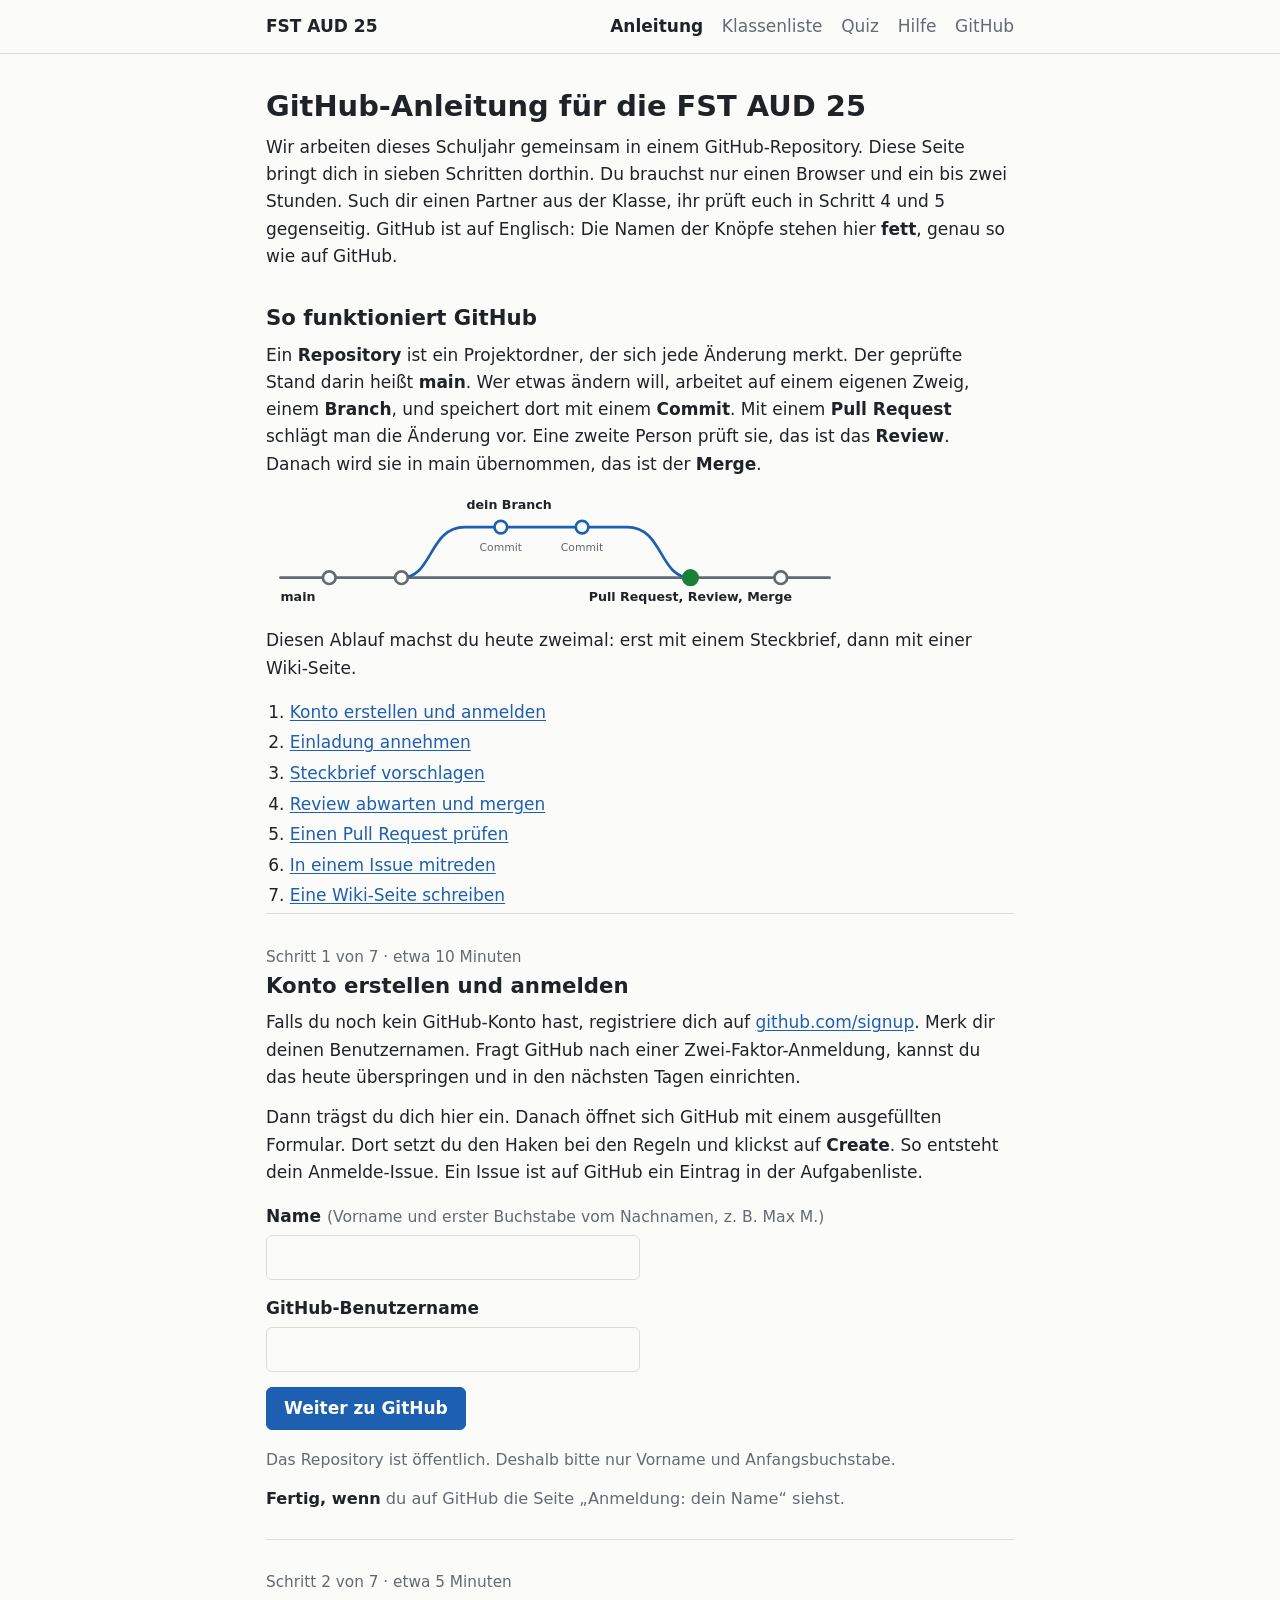
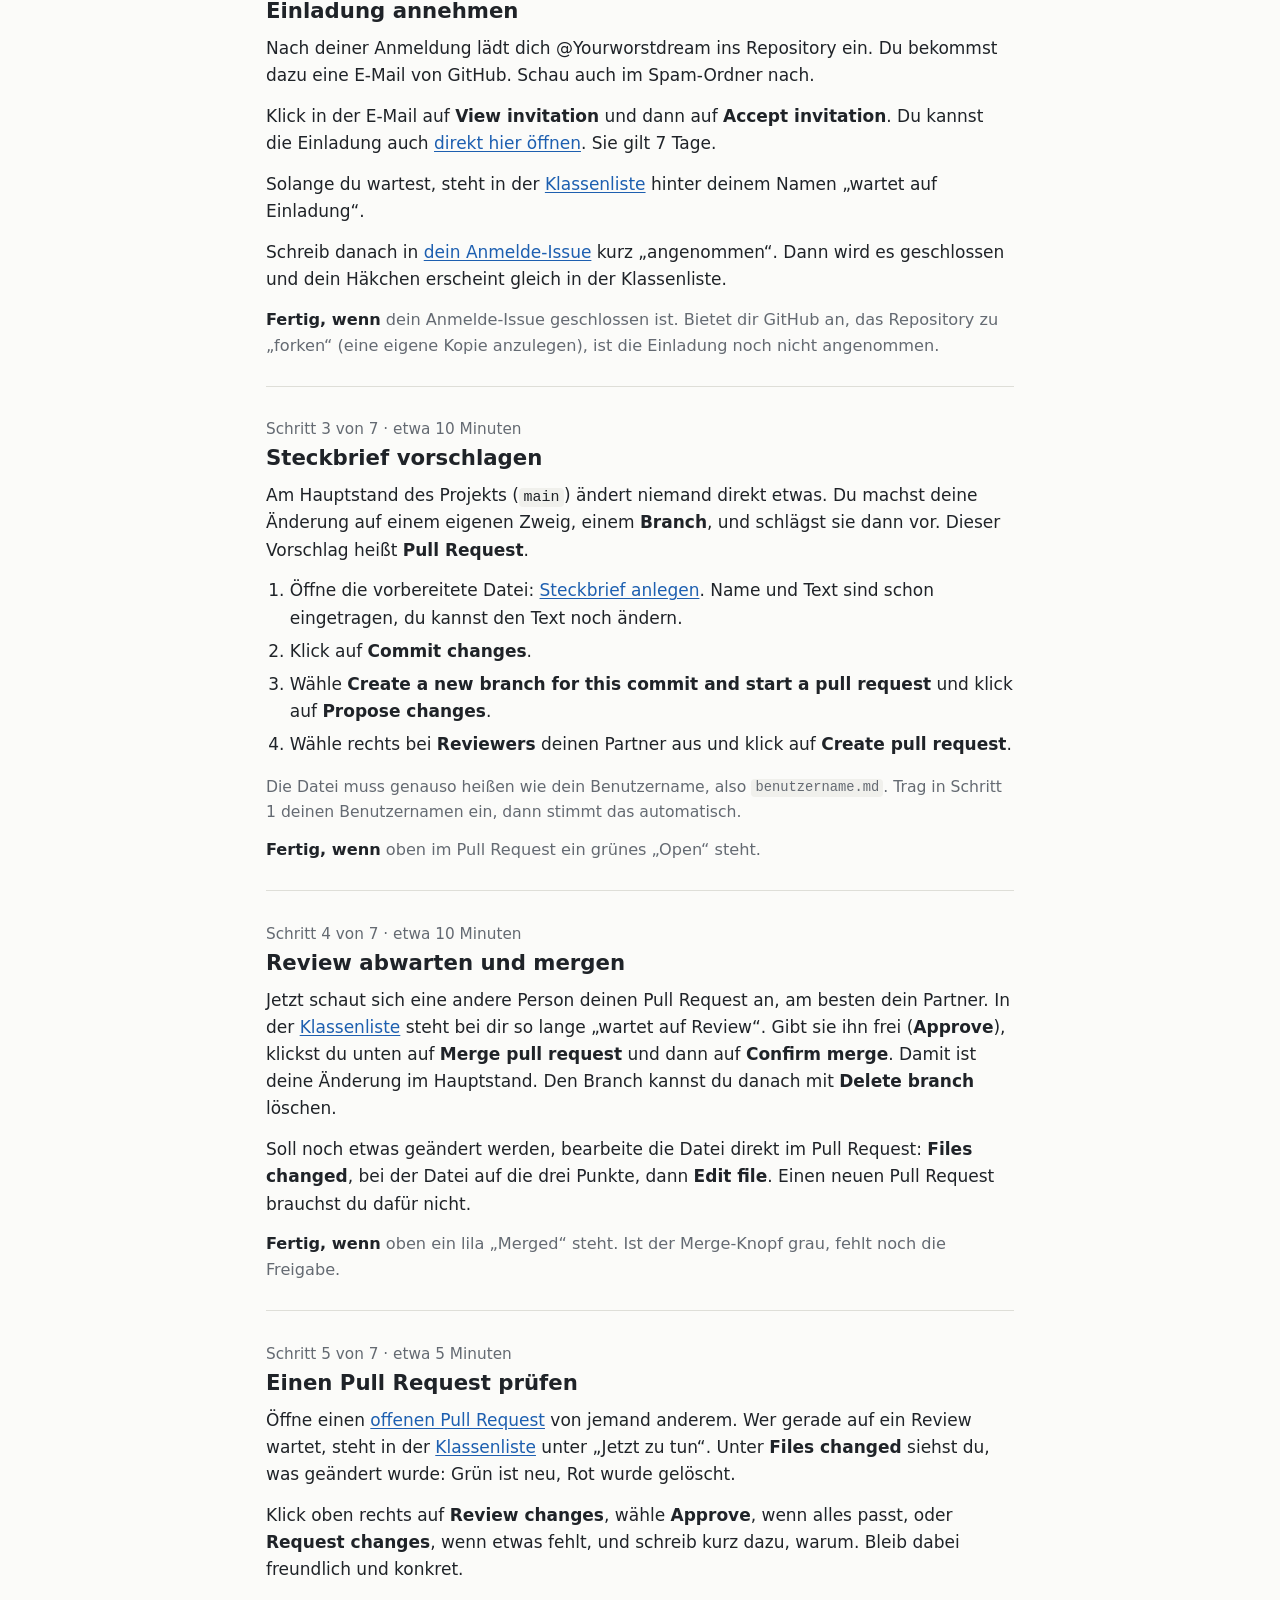
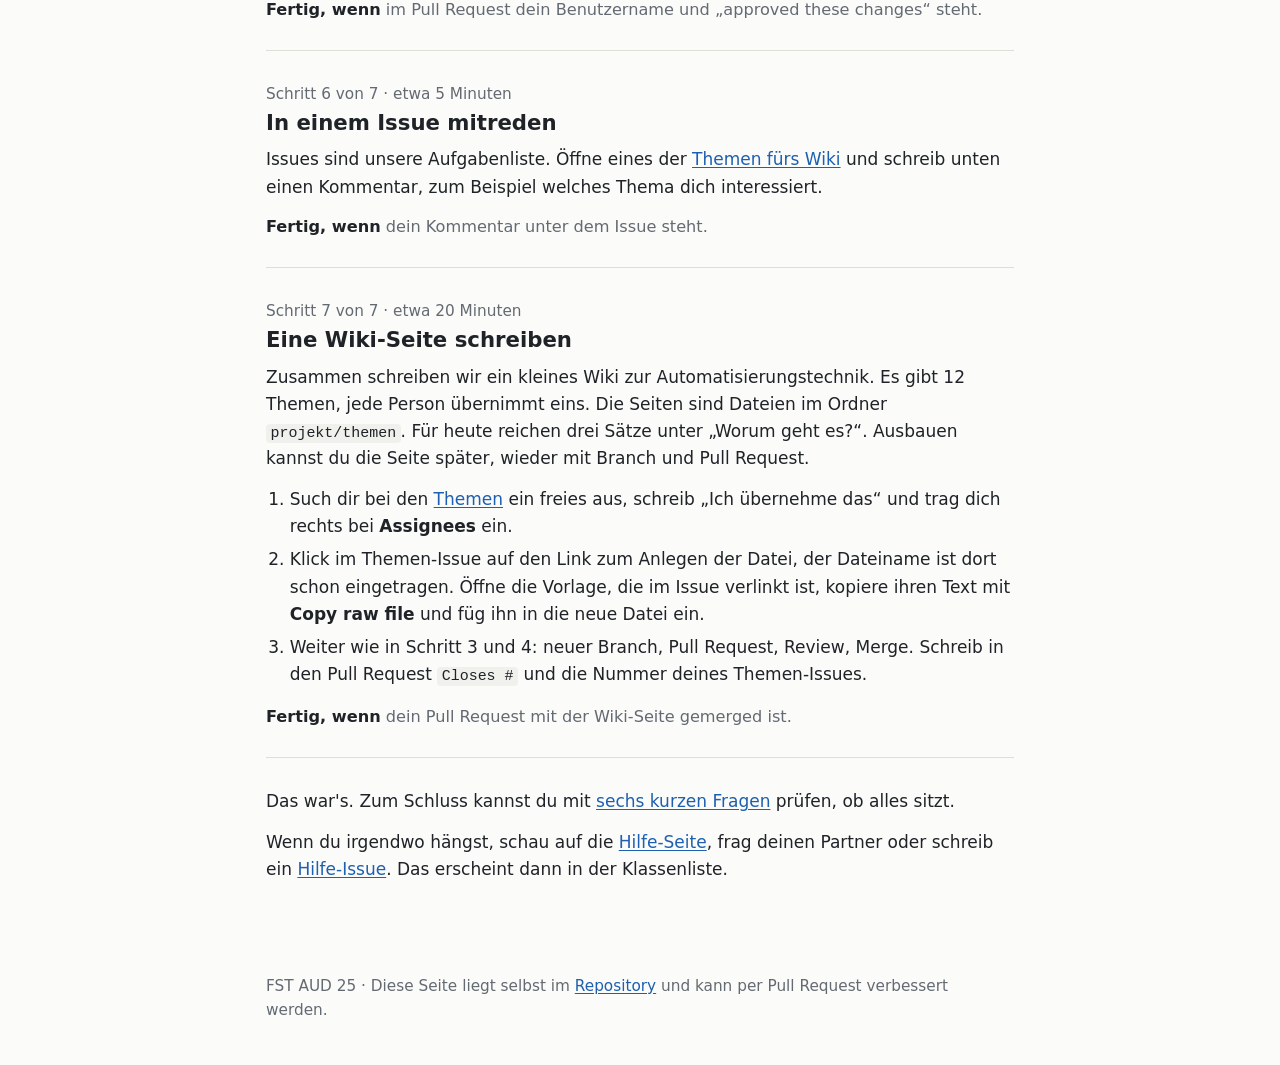
<file: fstaud25/einfach.html>
<!doctype html>
<html lang="de">
<head>
<meta charset="utf-8">
<meta name="viewport" content="width=device-width, initial-scale=1">
<meta http-equiv="refresh" content="0; url=./">
<link rel="canonical" href="./">
<title>Anleitung · FST AUD 25</title>
</head>
<body>
<p>Die Anleitung ist umgezogen: <a href="./">zur Anleitung</a>.</p>
</body>
</html>
</file>
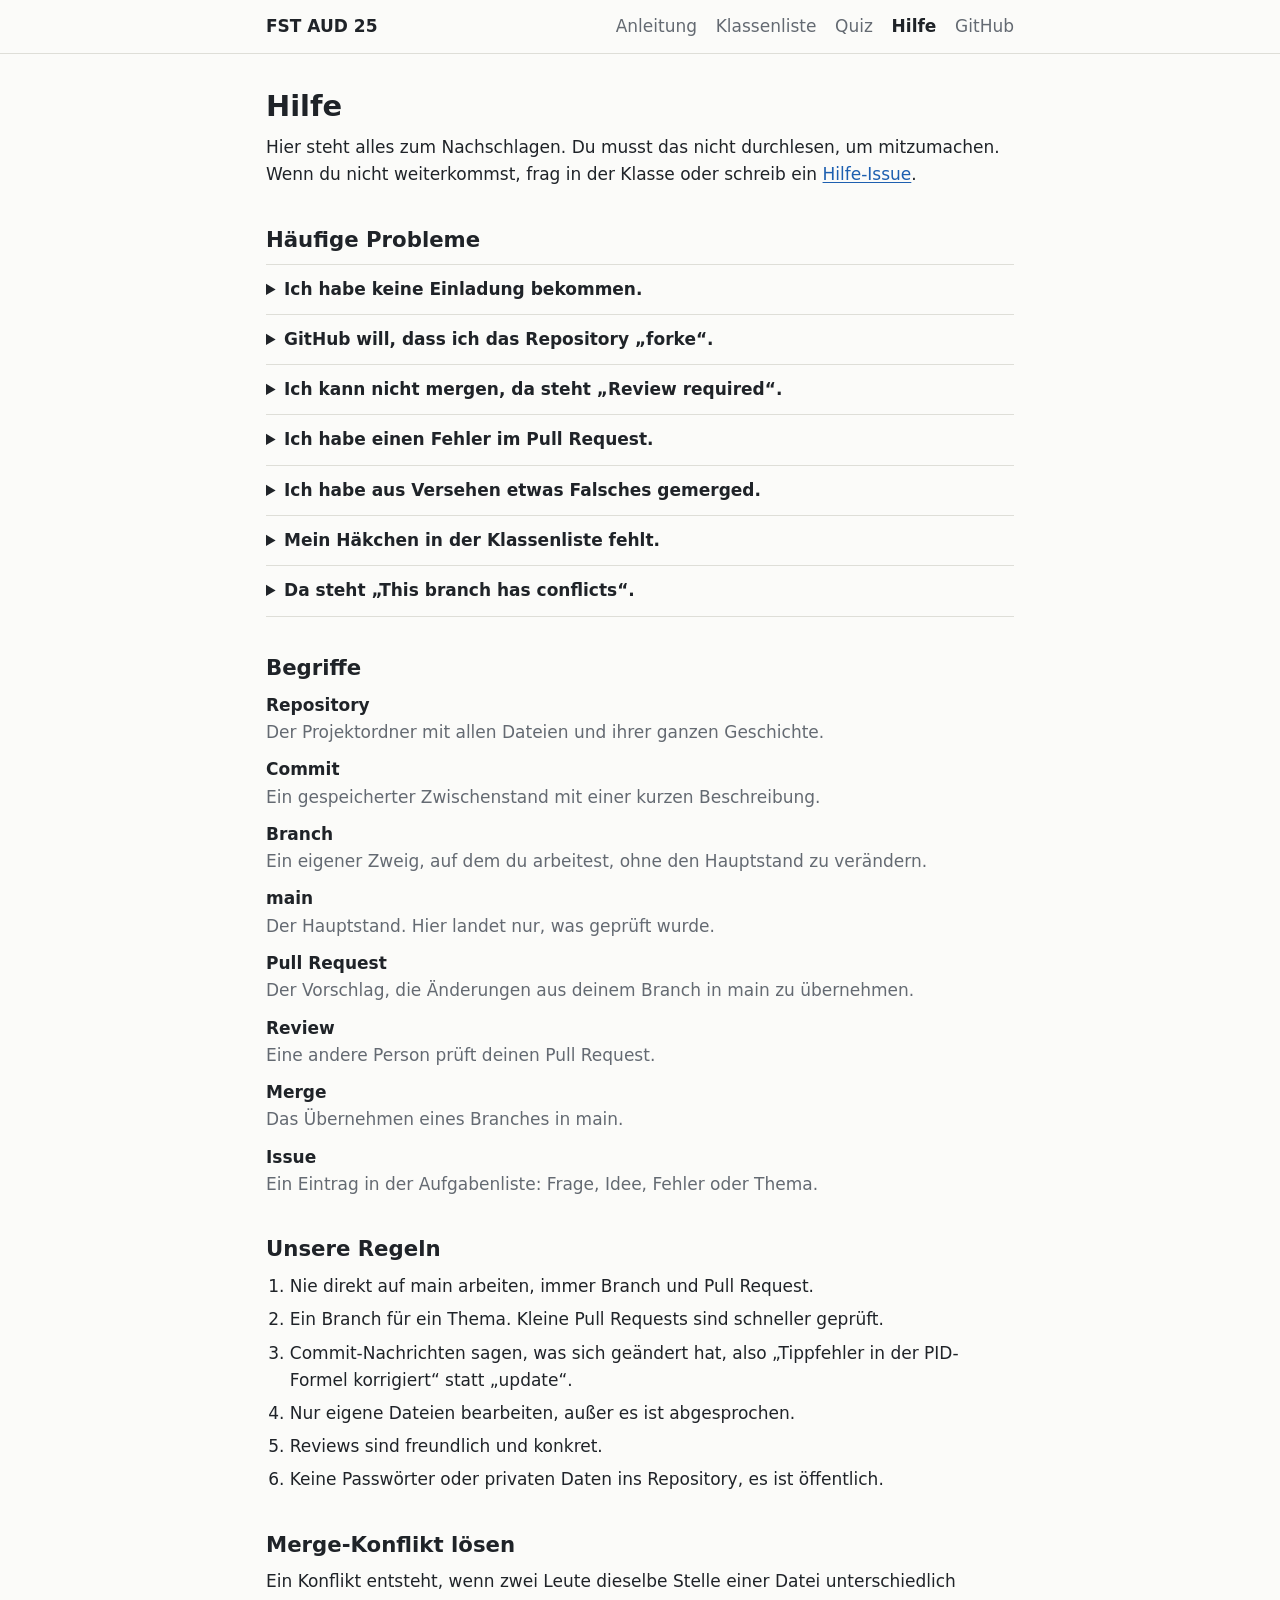
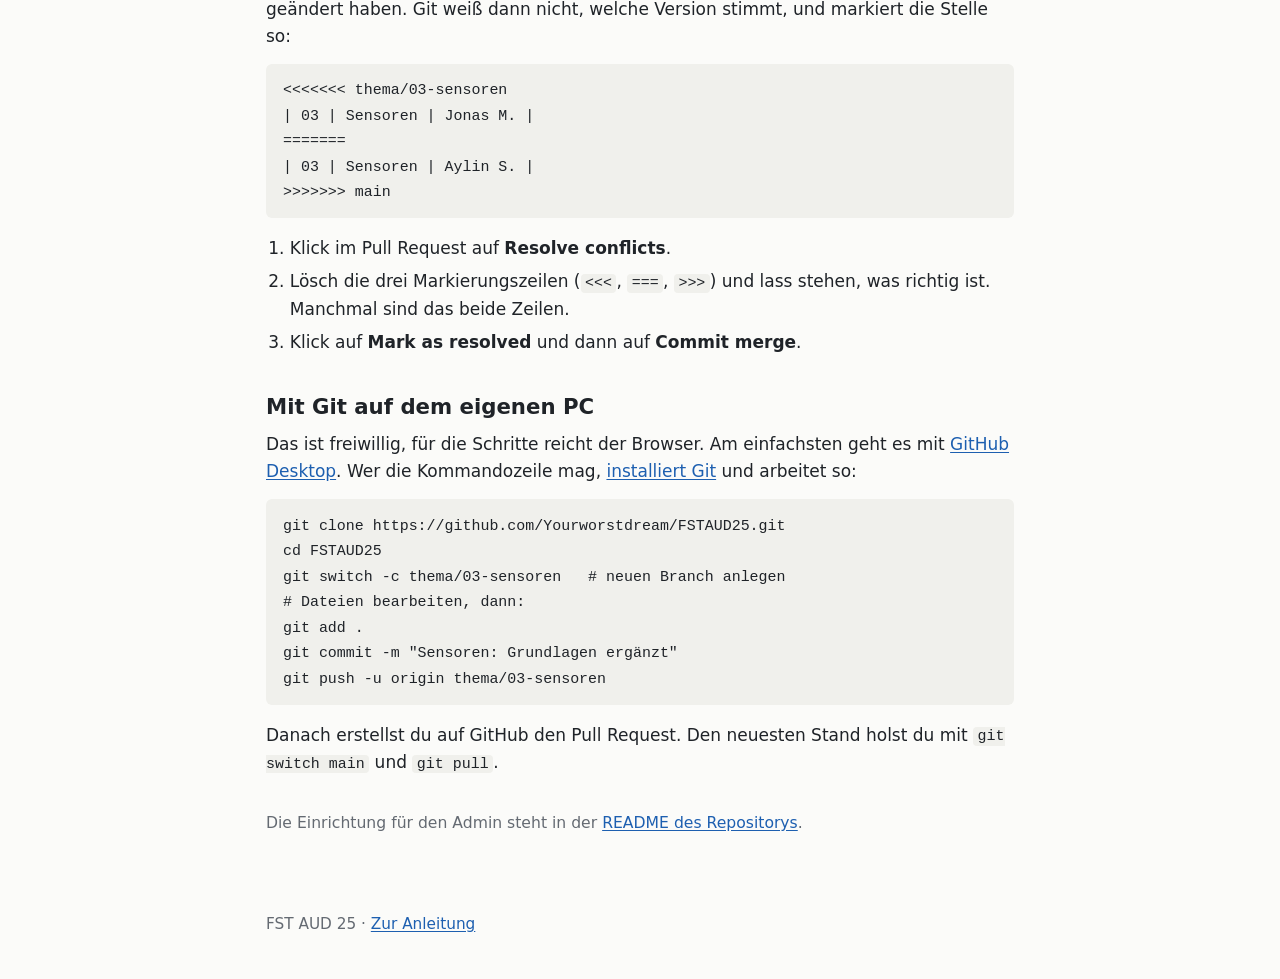
<file: fstaud25/hilfe.html>
<!doctype html>
<html lang="de">
<head>
<meta charset="utf-8">
<meta name="viewport" content="width=device-width, initial-scale=1">
<title>Hilfe · FST AUD 25</title>
<meta name="description" content="Häufige Probleme, Begriffe und Regeln für das GitHub-Repository der FST AUD 25.">
<link rel="icon" href="assets/favicon.svg" type="image/svg+xml">
<link rel="stylesheet" href="assets/style.css">
<script src="assets/common.js" defer></script>
</head>
<body>

<header class="kopf">
  <div class="kopf-innen">
    <a class="seitenname" href="./">FST AUD 25</a>
    <nav aria-label="Seiten">
      <a href="./">Anleitung</a>
      <a href="fortschritt.html">Klassenliste</a>
      <a href="quiz.html">Quiz</a>
      <a href="hilfe.html" aria-current="page">Hilfe</a>
      <a href="https://github.com/Yourworstdream/FSTAUD25" data-repo="">GitHub</a>
    </nav>
  </div>
</header>

<main>
  <h1>Hilfe</h1>
  <p>Hier steht alles zum Nachschlagen. Du musst das nicht durchlesen, um mitzumachen. Wenn du nicht weiterkommst, frag in der Klasse oder schreib ein <a href="https://github.com/Yourworstdream/FSTAUD25/issues/new?template=hilfe.yml" data-repo="/issues/new?template=hilfe.yml">Hilfe-Issue</a>.</p>

  <h2>Häufige Probleme</h2>
  <details>
    <summary>Ich habe keine Einladung bekommen.</summary>
    <p>Schau im Spam-Ordner nach oder öffne direkt die <a href="https://github.com/Yourworstdream/FSTAUD25/invitations" data-repo="/invitations">Einladungsseite</a>. Steht dort nichts, wurdest du noch nicht eingeladen. Prüf dann, ob deine Anmeldung bei den <a href="https://github.com/Yourworstdream/FSTAUD25/issues?q=label%3Aanmeldung" data-repo="/issues?q=label%3Aanmeldung">Anmeldungen</a> auftaucht.</p>
  </details>
  <details>
    <summary>GitHub will, dass ich das Repository „forke“.</summary>
    <p>Dann hast du die Einladung noch nicht angenommen (Schritt 2). Nicht forken, sondern erst die Einladung annehmen und die Seite neu laden.</p>
  </details>
  <details>
    <summary>Ich kann nicht mergen, da steht „Review required“.</summary>
    <p>Das ist so gewollt. Erst muss eine andere Person deinen Pull Request mit <b>Approve</b> freigeben.</p>
  </details>
  <details>
    <summary>Ich habe einen Fehler im Pull Request.</summary>
    <p>Kein Problem. Öffne im Pull Request <b>Files changed</b>, klick bei der Datei auf die drei Punkte und dann auf <b>Edit file</b>. Speicher die Änderung im selben Branch. Der Pull Request aktualisiert sich von selbst.</p>
  </details>
  <details>
    <summary>Ich habe aus Versehen etwas Falsches gemerged.</summary>
    <p>Bei Git geht nichts verloren. Im gemergten Pull Request gibt es unten den Knopf <b>Revert</b>. Er erstellt einen neuen Pull Request, der die Änderung rückgängig macht.</p>
  </details>
  <details>
    <summary>Mein Häkchen in der Klassenliste fehlt.</summary>
    <p>Die Liste aktualisiert sich etwa eine Minute nach jeder Aktion auf GitHub. Das Annehmen der Einladung meldet GitHub nicht von selbst. Schreib deshalb in dein Anmelde-Issue „angenommen“, dann kommt das Häkchen sofort. Sonst erscheint es spätestens mit deinem ersten Pull Request. Prüf außerdem, ob deine Steckbrief-Datei genauso heißt wie dein Benutzername.</p>
  </details>
  <details>
    <summary>Da steht „This branch has conflicts“.</summary>
    <p>Siehe <a href="#konflikt">Merge-Konflikt lösen</a> weiter unten.</p>
  </details>

  <h2 id="begriffe">Begriffe</h2>
  <dl class="begriffe">
    <dt>Repository</dt><dd>Der Projektordner mit allen Dateien und ihrer ganzen Geschichte.</dd>
    <dt>Commit</dt><dd>Ein gespeicherter Zwischenstand mit einer kurzen Beschreibung.</dd>
    <dt>Branch</dt><dd>Ein eigener Zweig, auf dem du arbeitest, ohne den Hauptstand zu verändern.</dd>
    <dt>main</dt><dd>Der Hauptstand. Hier landet nur, was geprüft wurde.</dd>
    <dt>Pull Request</dt><dd>Der Vorschlag, die Änderungen aus deinem Branch in main zu übernehmen.</dd>
    <dt>Review</dt><dd>Eine andere Person prüft deinen Pull Request.</dd>
    <dt>Merge</dt><dd>Das Übernehmen eines Branches in main.</dd>
    <dt>Issue</dt><dd>Ein Eintrag in der Aufgabenliste: Frage, Idee, Fehler oder Thema.</dd>
  </dl>

  <h2>Unsere Regeln</h2>
  <ol>
    <li>Nie direkt auf main arbeiten, immer Branch und Pull Request.</li>
    <li>Ein Branch für ein Thema. Kleine Pull Requests sind schneller geprüft.</li>
    <li>Commit-Nachrichten sagen, was sich geändert hat, also „Tippfehler in der PID-Formel korrigiert“ statt „update“.</li>
    <li>Nur eigene Dateien bearbeiten, außer es ist abgesprochen.</li>
    <li>Reviews sind freundlich und konkret.</li>
    <li>Keine Passwörter oder privaten Daten ins Repository, es ist öffentlich.</li>
  </ol>

  <h2 id="konflikt">Merge-Konflikt lösen</h2>
  <p>Ein Konflikt entsteht, wenn zwei Leute dieselbe Stelle einer Datei unterschiedlich geändert haben. Git weiß dann nicht, welche Version stimmt, und markiert die Stelle so:</p>
  <pre><code>&lt;&lt;&lt;&lt;&lt;&lt;&lt; thema/03-sensoren
| 03 | Sensoren | Jonas M. |
=======
| 03 | Sensoren | Aylin S. |
&gt;&gt;&gt;&gt;&gt;&gt;&gt; main</code></pre>
  <ol>
    <li>Klick im Pull Request auf <b>Resolve conflicts</b>.</li>
    <li>Lösch die drei Markierungszeilen (<code>&lt;&lt;&lt;</code>, <code>===</code>, <code>&gt;&gt;&gt;</code>) und lass stehen, was richtig ist. Manchmal sind das beide Zeilen.</li>
    <li>Klick auf <b>Mark as resolved</b> und dann auf <b>Commit merge</b>.</li>
  </ol>

  <h2>Mit Git auf dem eigenen PC</h2>
  <p>Das ist freiwillig, für die Schritte reicht der Browser. Am einfachsten geht es mit <a href="https://desktop.github.com/">GitHub Desktop</a>. Wer die Kommandozeile mag, <a href="https://git-scm.com/downloads">installiert Git</a> und arbeitet so:</p>
  <pre><code>git clone https://github.com/Yourworstdream/FSTAUD25.git
cd FSTAUD25
git switch -c thema/03-sensoren   # neuen Branch anlegen
# Dateien bearbeiten, dann:
git add .
git commit -m "Sensoren: Grundlagen ergänzt"
git push -u origin thema/03-sensoren</code></pre>
  <p>Danach erstellst du auf GitHub den Pull Request. Den neuesten Stand holst du mit <code>git switch main</code> und <code>git pull</code>.</p>

  <p class="leise abstand">Die Einrichtung für den Admin steht in der <a href="https://github.com/Yourworstdream/FSTAUD25#readme" data-repo="#readme">README des Repositorys</a>.</p>
</main>

<footer class="fuss">
  FST AUD 25 · <a href="./">Zur Anleitung</a>
</footer>

</body>
</html>
</file>
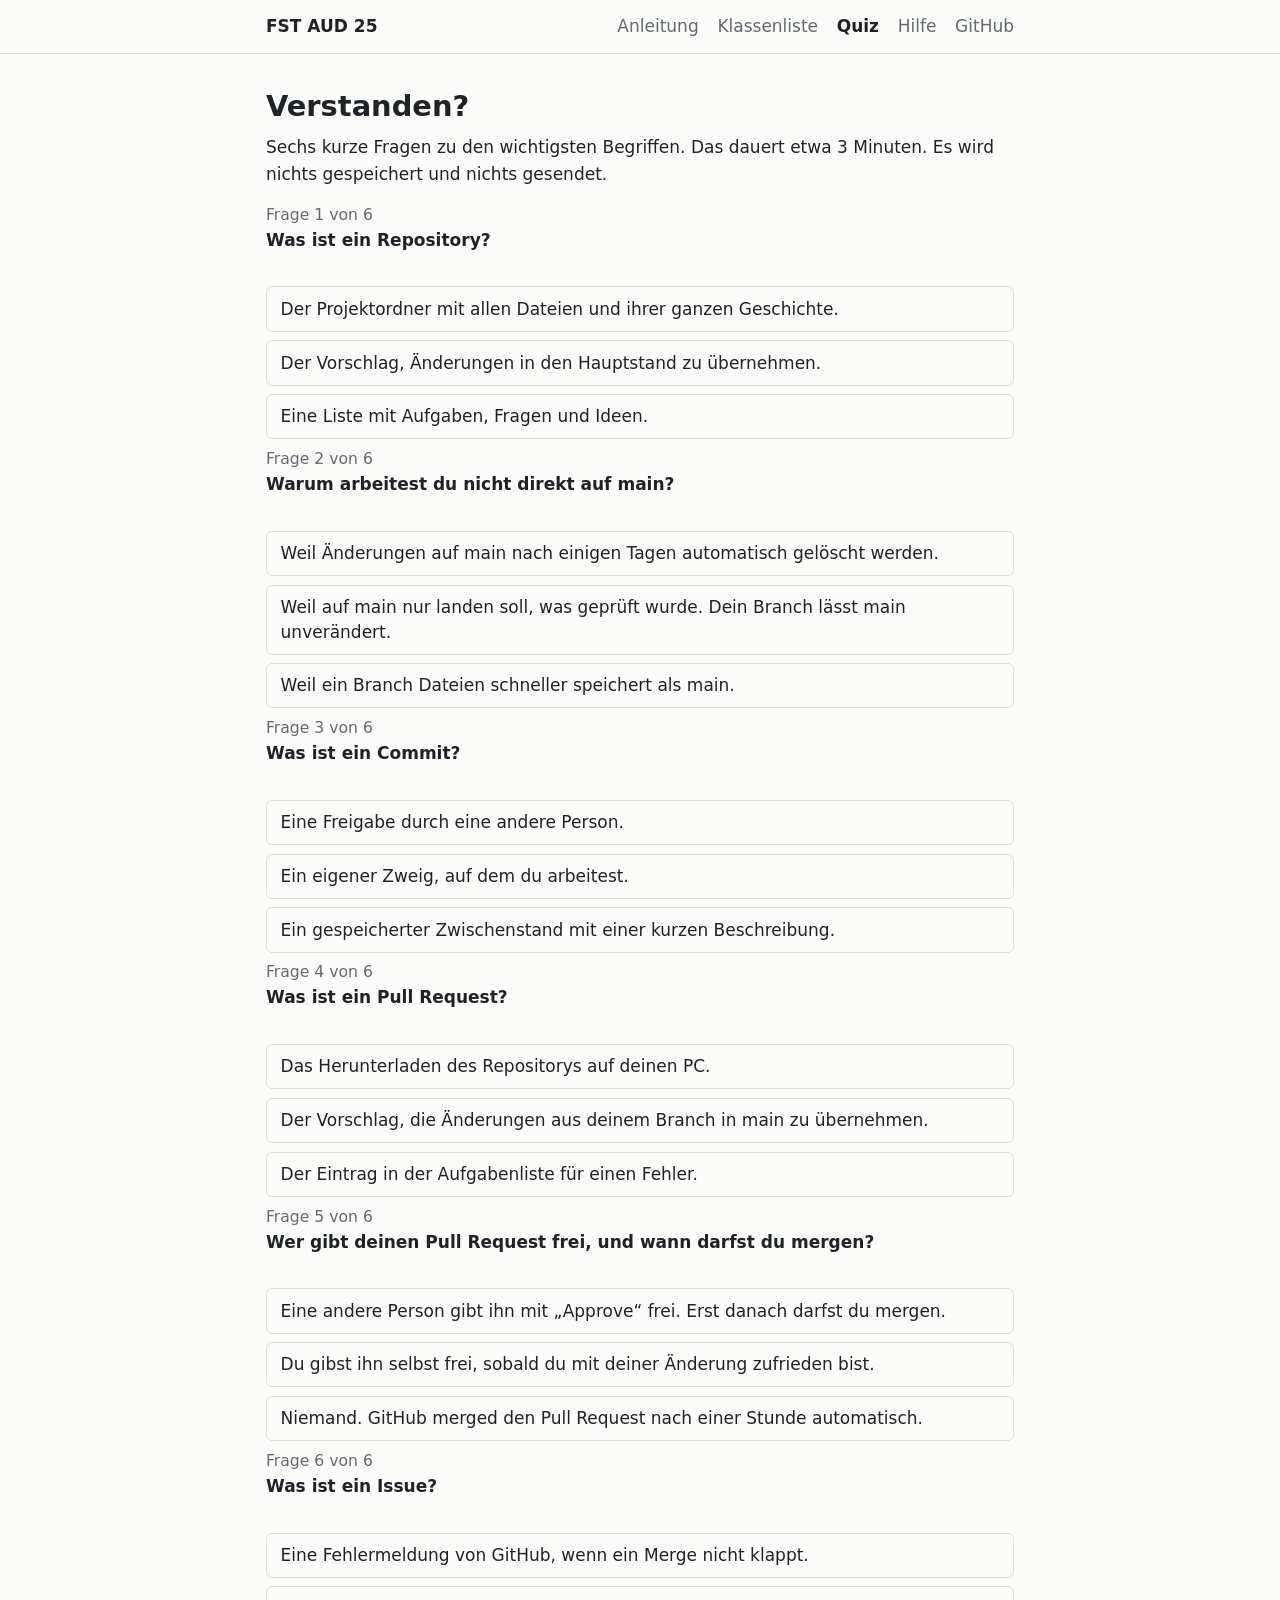
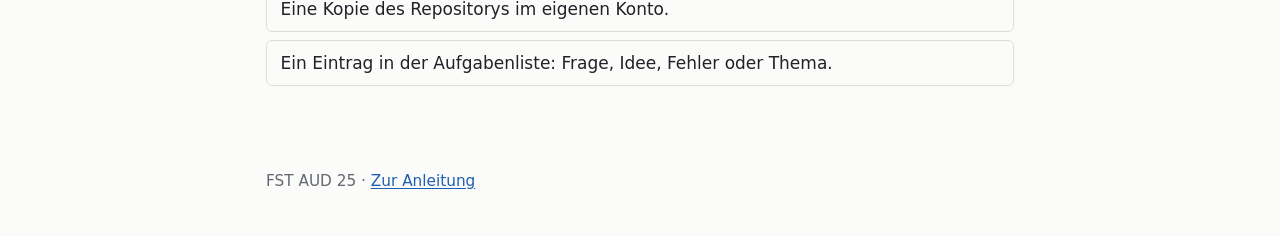
<file: fstaud25/quiz.html>
<!doctype html>
<html lang="de">
<head>
<meta charset="utf-8">
<meta name="viewport" content="width=device-width, initial-scale=1">
<title>Quiz · FST AUD 25</title>
<meta name="description" content="Sechs kurze Fragen zu den wichtigsten GitHub-Begriffen der FST AUD 25.">
<link rel="icon" href="assets/favicon.svg" type="image/svg+xml">
<link rel="stylesheet" href="assets/style.css">
<link rel="stylesheet" href="assets/quiz.css">
<script src="assets/common.js" defer></script>
<script src="assets/quiz.js" defer></script>
</head>
<body>

<header class="kopf">
  <div class="kopf-innen">
    <a class="seitenname" href="./">FST AUD 25</a>
    <nav aria-label="Seiten">
      <a href="./">Anleitung</a>
      <a href="fortschritt.html">Klassenliste</a>
      <a href="quiz.html" aria-current="page">Quiz</a>
      <a href="hilfe.html">Hilfe</a>
      <a href="https://github.com/Yourworstdream/FSTAUD25" data-repo="">GitHub</a>
    </nav>
  </div>
</header>

<main>
  <h1>Verstanden?</h1>
  <p>Sechs kurze Fragen zu den wichtigsten Begriffen. Das dauert etwa 3 Minuten. Es wird nichts gespeichert und nichts gesendet.</p>

  <form id="quiz" onsubmit="return false"></form>

  <div id="ergebnis" class="ergebnis" aria-live="polite"></div>
  <p><button type="button" class="knopf leicht" id="nochmal" hidden>Noch einmal</button></p>

  <noscript><p>Für das Quiz braucht die Seite JavaScript. Die Begriffe stehen auch in der <a href="hilfe.html">Hilfe</a>.</p></noscript>
</main>

<footer class="fuss">
  FST AUD 25 · <a href="./">Zur Anleitung</a>
</footer>

</body>
</html>
</file>
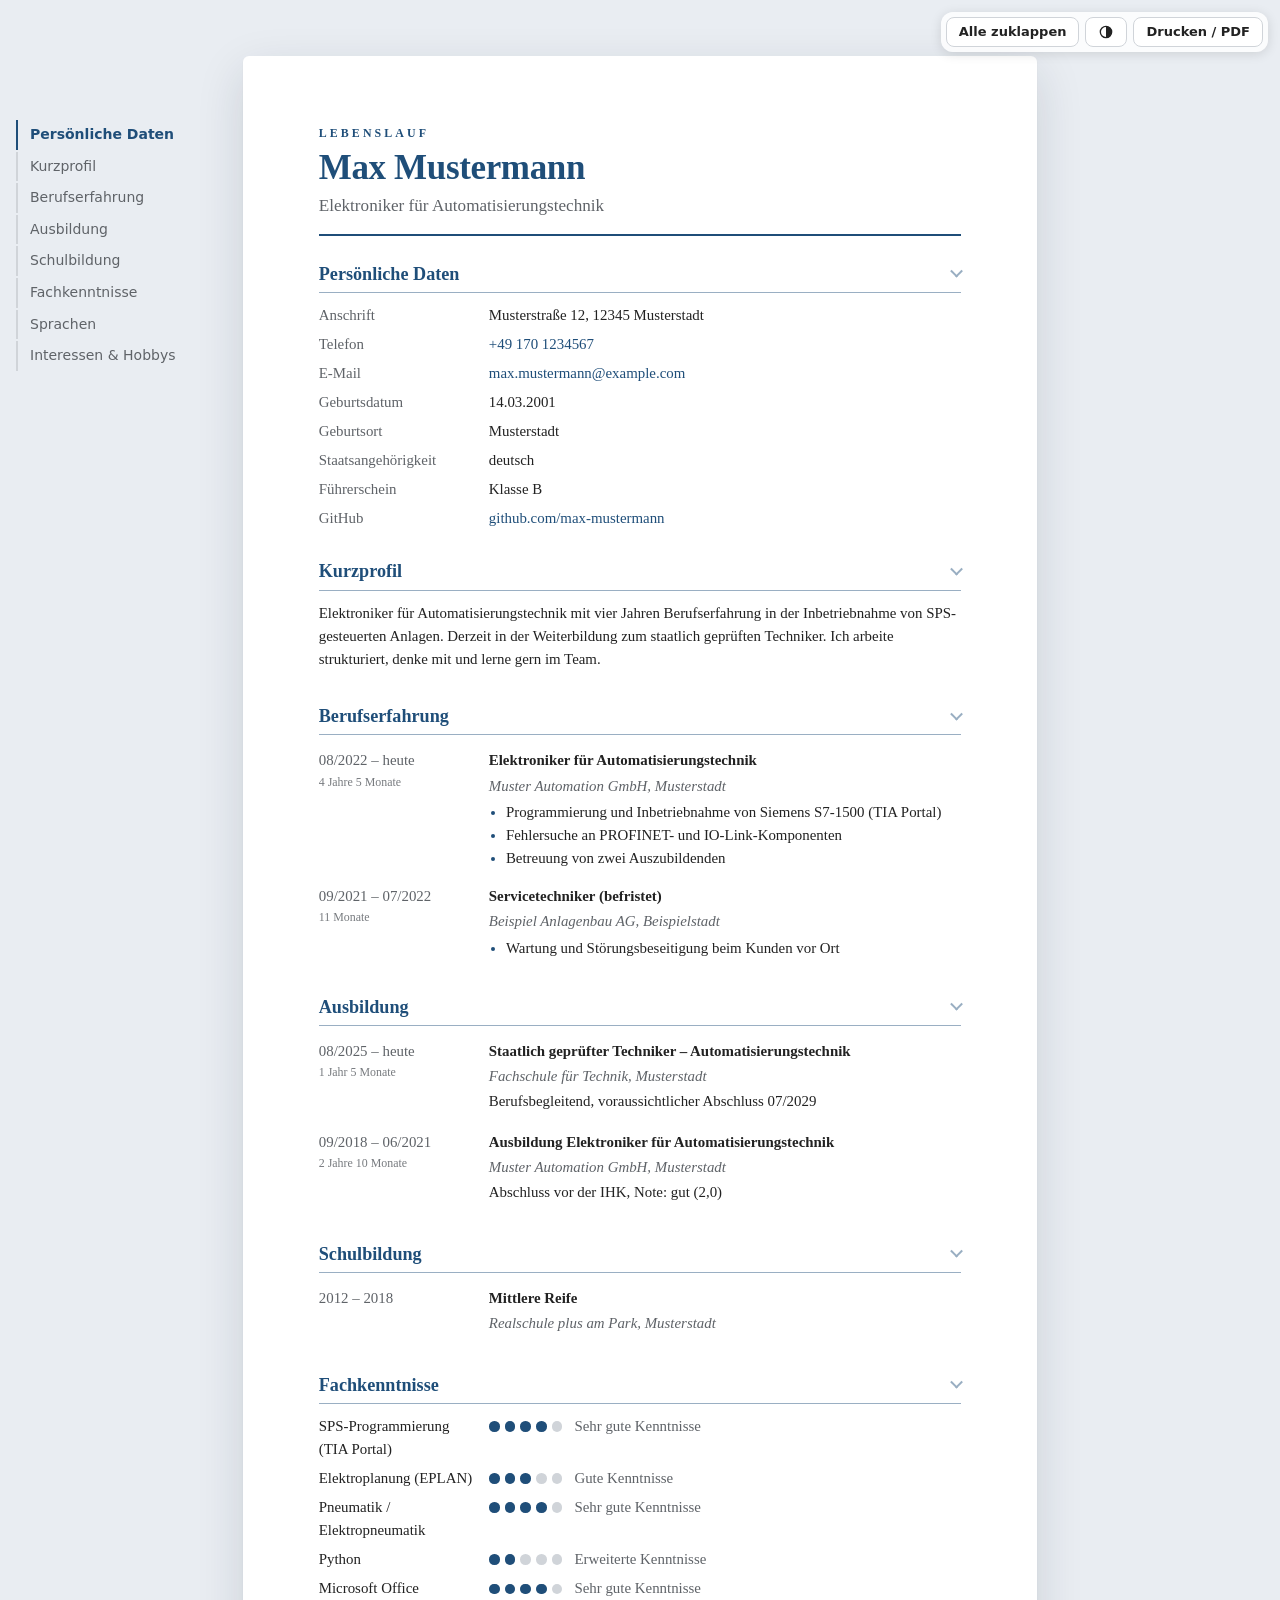
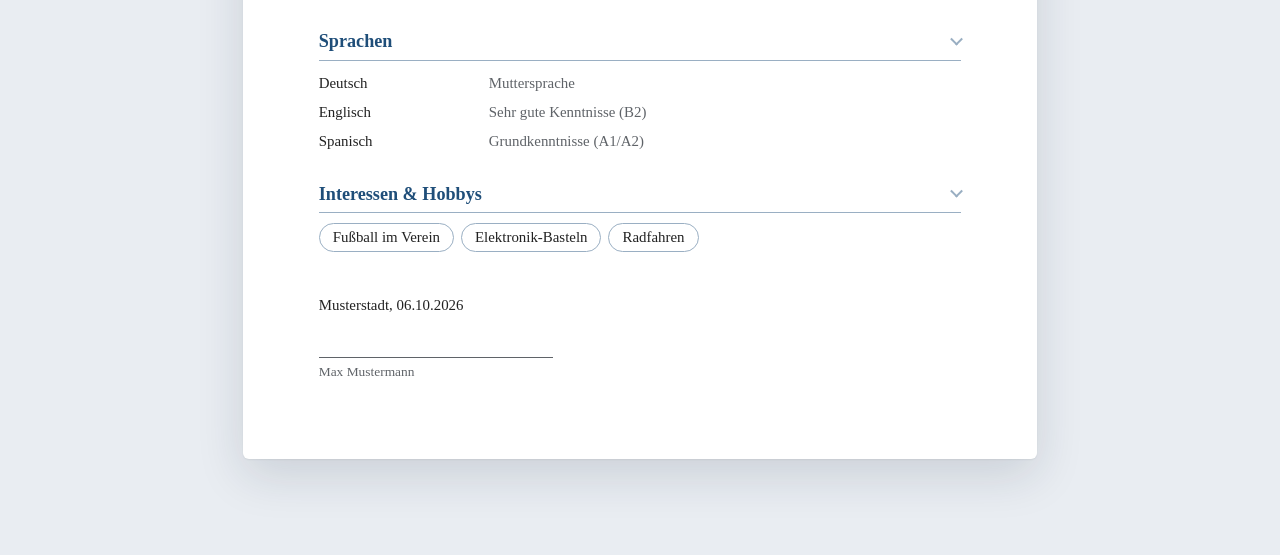
<file: fstaud25/lebenslauf/beispiel/Lebenslauf_Max_Mustermann.html>
<!doctype html>
<html lang="de">
<head>
<meta charset="utf-8">
<meta name="viewport" content="width=device-width, initial-scale=1">
<title>Lebenslauf – Max Mustermann</title>
<meta name="description" content="Lebenslauf von Max Mustermann, Elektroniker für Automatisierungstechnik">
<meta name="generator" content="Lebenslauf-Generator">
<script>document.documentElement.classList.add('js');try{var t=localStorage.getItem('lebenslauf.thema');if(t==='dunkel'||(!t&&matchMedia('(prefers-color-scheme: dark)').matches))document.documentElement.dataset.thema='dunkel'}catch(e){}</script>
<script type="application/ld+json">{"@context": "https://schema.org", "@type": "Person", "name": "Max Mustermann", "jobTitle": "Elektroniker für Automatisierungstechnik", "telephone": "+49 170 1234567", "email": "max.mustermann@example.com", "sameAs": ["https://github.com/max-mustermann"]}</script>
<style>
:root{--akzent:#1F4E79;--akzent-weich:#EDF1F4;--akzent-linie:#9AAFC3;--schrift:Georgia, 'Times New Roman', serif;--basis:14.9px;--basis-druck:10.5pt;--spalte:42mm}
:root[data-thema="dunkel"]{--akzent:#849EB5;--akzent-weich:#252D37;--akzent-linie:#475665}
@media print{:root[data-thema="dunkel"]{--akzent:#1F4E79;--akzent-weich:#EDF1F4;--akzent-linie:#9AAFC3}}

:root{--text:#222;--grau:#5f6368;--linie:#d0d4d9;--papier:#fff;--grund:#e9edf2;
  --schatten:0 1px 2px rgb(0 0 0/.06),0 16px 48px rgb(20 35 60/.14);color-scheme:light}
:root[data-thema="dunkel"]{--text:#e6e9ed;--grau:#a2abb6;--linie:#3a4450;--papier:#151b23;--grund:#0b0f14;
  --schatten:0 16px 48px rgb(0 0 0/.55);color-scheme:dark}
*{box-sizing:border-box}
html{scroll-behavior:smooth}
body{margin:0;background:var(--grund);color:var(--text);font:var(--basis)/1.55 var(--schrift);
  -webkit-font-smoothing:antialiased;transition:background-color .35s,color .35s}
.blatt{position:relative;max-width:210mm;margin:56px auto 96px;padding:18mm 20mm 20mm;background:var(--papier);
  box-shadow:var(--schatten);border-radius:6px;transition:background-color .35s}
.kopf{display:flex;align-items:center;justify-content:space-between;gap:24px;padding-bottom:14px;
  border-bottom:2px solid var(--akzent);margin-bottom:4px}
.ueberschrift{margin:0 0 6px;font-size:.8em;font-weight:700;letter-spacing:.26em;text-transform:uppercase;color:var(--akzent)}
h1{margin:0;font-size:2.35em;line-height:1.1;color:var(--akzent);letter-spacing:-.01em}
.beruf{margin:.35em 0 0;font-size:1.15em;color:var(--grau)}
.foto{flex:none;width:35mm;height:45mm;object-fit:cover;object-position:50% 30%;border-radius:4px;
  box-shadow:0 4px 14px rgb(0 0 0/.16);transition:transform .45s cubic-bezier(.2,.8,.2,1),box-shadow .45s}
.foto.rund{width:38mm;height:38mm;border-radius:50%}
.foto:hover{transform:scale(1.04) rotate(-1.2deg);box-shadow:0 12px 30px rgb(0 0 0/.25)}
.abschnitt{margin-top:22px}
.abschnitt h2{margin:0 0 8px;font-size:1.22em}
.abschnitt-knopf{all:unset;box-sizing:border-box;display:flex;width:100%;align-items:center;justify-content:space-between;
  gap:12px;padding:2px 0 4px;border-bottom:1px solid var(--akzent-linie);color:var(--akzent);font-weight:700;cursor:pointer}
.abschnitt-knopf:focus-visible{outline:2px solid var(--akzent);outline-offset:4px;border-radius:2px}
.pfeil{flex:none;width:.5em;height:.5em;border-right:2px solid currentColor;border-bottom:2px solid currentColor;
  transform:translateY(-25%) rotate(45deg);transition:transform .3s,opacity .2s;opacity:.45}
.abschnitt-knopf:hover .pfeil{opacity:1}
.zu .pfeil{transform:rotate(-45deg)}
.abschnitt-inhalt{display:grid;grid-template-rows:1fr;transition:grid-template-rows .4s ease}
.zu .abschnitt-inhalt{grid-template-rows:0fr}
.innen{min-height:0;overflow:hidden;padding:0 8px;margin:0 -8px}
.zeile{display:grid;grid-template-columns:var(--spalte) 1fr;column-gap:3mm;padding:3px 8px;margin:0 -8px;
  border-radius:6px;transition:background-color .2s}
.feld:hover,.kenntnis:hover{background:var(--akzent-weich)}
.eintrag{position:relative;padding-top:6px;padding-bottom:9px}
.eintrag::before{content:"";position:absolute;left:0;top:9px;bottom:9px;width:3px;border-radius:3px;
  background:var(--akzent);transform:scaleY(0);transition:transform .25s}
.eintrag:hover{background:var(--akzent-weich)}
.eintrag:hover::before{transform:scaleY(1)}
.links{color:var(--grau)}
.kenntnis .name{color:var(--text)}
.dauer{display:block;font-size:.8em;opacity:.85}
.dauer:empty{display:none}
.eintrag h3{margin:0;font-size:1em}
.unterzeile{margin:0;color:var(--grau);font-style:italic}
.rechts p{margin:.15em 0}
.rechts ul{margin:.2em 0 0;padding-left:1.15em}
.rechts li::marker,.aufzaehlung li::marker{color:var(--akzent)}
.fliesstext{margin:.2em 0 .5em;max-width:62em}
a{color:var(--akzent);text-decoration:none;background:linear-gradient(currentColor,currentColor) 0 100%/0 1px no-repeat;
  transition:background-size .25s}
a:hover,a:focus-visible{background-size:100% 1px}
.kopieren{margin-left:6px;padding:0 6px;border:1px solid var(--linie);border-radius:6px;background:var(--papier);
  color:var(--grau);font:inherit;font-size:.85em;line-height:1.5;cursor:pointer;opacity:0;transition:opacity .2s,color .2s,border-color .2s}
.feld:hover .kopieren,.kopieren:focus-visible{opacity:1}
.kopieren:hover{color:var(--akzent);border-color:var(--akzent)}
@media (hover:none){.kopieren{opacity:1}}
.punkte{display:inline-flex;gap:5px;margin-right:12px;vertical-align:-1px}
.punkte i{position:relative;width:.72em;height:.72em;border-radius:50%;background:var(--linie)}
.punkte i.an::after{content:"";position:absolute;inset:0;border-radius:50%;background:var(--akzent);
  transition:transform .4s cubic-bezier(.3,1.6,.5,1) calc(var(--i) * 90ms + 120ms)}
.js .kenntnis:not(.sichtbar) .punkte i.an::after{transform:scale(0)}
.stufe{color:var(--grau)}
.tags{list-style:none;margin:2px 0 0;padding:0;display:flex;flex-wrap:wrap;gap:7px}
.tags li{padding:2px 13px;border:1px solid var(--akzent-linie);border-radius:999px;cursor:default;
  transition:background-color .2s,color .2s,transform .2s}
.tags li:hover{background:var(--akzent);border-color:var(--akzent);color:var(--papier);transform:translateY(-2px)}
.aufzaehlung{margin:.2em 0;padding-left:1.15em}
.unterschrift{margin-top:42px}
.unterschrift p{margin:0}
.unterschrift .linie{width:62mm;border-bottom:1px solid var(--grau);margin:40px 0 4px}
.unterschrift .name{color:var(--grau);font-size:.9em}
.js .erscheinen{opacity:0;transform:translateY(14px);transition:opacity .6s ease,transform .6s cubic-bezier(.2,.8,.2,1)}
.js .erscheinen.sichtbar{opacity:1;transform:none}
.ohne-animation .erscheinen,.ohne-animation .punkte i.an::after{transition:none!important}
.fortschritt{position:fixed;inset:0 0 auto;height:3px;z-index:20}
.fortschritt span{display:block;height:100%;width:0;background:var(--akzent)}
.werkzeuge{position:fixed;top:12px;right:12px;z-index:20;display:flex;gap:6px;padding:5px;border-radius:12px;
  background:color-mix(in srgb,var(--papier) 82%,transparent);backdrop-filter:blur(10px);-webkit-backdrop-filter:blur(10px);
  box-shadow:0 2px 12px rgb(0 0 0/.12)}
.werkzeuge button,.nach-oben{display:inline-flex;align-items:center;justify-content:center;border:1px solid var(--linie);background:var(--papier);color:var(--text);border-radius:8px;
  padding:5px 12px;font:600 13px/1.4 system-ui,-apple-system,"Segoe UI",sans-serif;cursor:pointer;transition:border-color .2s,color .2s}
.werkzeuge button:hover,.nach-oben:hover{border-color:var(--akzent);color:var(--akzent)}
.nach-oben{position:fixed;right:18px;bottom:18px;z-index:20;width:42px;height:42px;padding:0;border-radius:50%;font-size:18px;
  box-shadow:0 2px 12px rgb(0 0 0/.15);opacity:0;pointer-events:none;transform:translateY(10px);transition:opacity .3s,transform .3s}
.nach-oben.da{opacity:1;pointer-events:auto;transform:none}
.inhaltsnav{display:none}
@media (min-width:1200px){
  .inhaltsnav{display:flex;flex-direction:column;gap:2px;position:fixed;top:120px;width:190px;
    left:max(16px,calc(50% - 105mm - 230px));font:14px/1.4 system-ui,-apple-system,"Segoe UI",sans-serif}
  .inhaltsnav a{padding:5px 12px;border-left:2px solid var(--linie);color:var(--grau);background:none;transition:color .2s,border-color .2s}
  .inhaltsnav a:hover{color:var(--text)}
  .inhaltsnav a.aktiv{color:var(--akzent);border-color:var(--akzent);font-weight:600}
}
.toast{position:fixed;left:50%;bottom:24px;z-index:30;padding:9px 18px;border-radius:999px;background:var(--text);color:var(--papier);
  font:600 14px/1.4 system-ui,-apple-system,"Segoe UI",sans-serif;transform:translate(-50%,20px);opacity:0;pointer-events:none;
  transition:opacity .3s,transform .3s}
.toast.da{opacity:1;transform:translate(-50%,0)}
@media (max-width:760px){
  .blatt{margin:0;padding:64px 18px 48px;border-radius:0;box-shadow:none}
  .kopf{flex-direction:column-reverse;align-items:flex-start}
  h1{font-size:1.9em}
  .zeile{grid-template-columns:1fr;row-gap:1px}
  .eintrag .links{font-size:.92em}
  .werkzeuge{left:12px;right:12px;justify-content:flex-end}
}
@media (prefers-reduced-motion:reduce){
  html{scroll-behavior:auto}
  *,*::before,*::after{transition:none!important;animation:none!important}
  .js .erscheinen{opacity:1;transform:none}
}
@media print{
  @page{size:A4;margin:16mm 20mm 16mm 20mm}
  :root,:root[data-thema="dunkel"]{--text:#222;--grau:#5f6368;--linie:#d0d4d9;--papier:#fff;--grund:#fff;color-scheme:light}
  body{font-size:var(--basis-druck);background:#fff;-webkit-print-color-adjust:exact;print-color-adjust:exact}
  .blatt{margin:0;padding:0;max-width:none;box-shadow:none;border-radius:0}
  .werkzeuge,.fortschritt,.inhaltsnav,.toast,.nach-oben,.kopieren,.dauer,.pfeil{display:none!important}
  .js .erscheinen{opacity:1!important;transform:none!important}
  .zu .abschnitt-inhalt{grid-template-rows:1fr}
  .zeile{break-inside:avoid}
  .abschnitt h2{break-after:avoid}
  .foto{box-shadow:none}
  .tags{display:block}
  .tags li{display:inline;border:0;padding:0}
  .tags li:not(:last-child)::after{content:", "}
  *,*::before,*::after{transition:none!important;animation:none!important}
  .js .kenntnis:not(.sichtbar) .punkte i.an::after{transform:none}
}

</style>
</head>
<body>
<div class="fortschritt" aria-hidden="true"><span></span></div>
<div class="werkzeuge" role="toolbar" aria-label="Ansicht">
  <button type="button" data-aktion="klappen" title="Alle Abschnitte ein- oder ausklappen">Alle zuklappen</button>
  <button type="button" data-aktion="thema" title="Hell/Dunkel umschalten" aria-label="Hell/Dunkel umschalten"><svg viewBox="0 0 24 24" width="16" height="16" aria-hidden="true"><circle cx="12" cy="12" r="8.5" fill="none" stroke="currentColor" stroke-width="2"/><path d="M12 3.5a8.5 8.5 0 0 1 0 17z" fill="currentColor"/></svg></button>
  <button type="button" data-aktion="drucken" title="Drucken oder als PDF speichern">Drucken / PDF</button>
</div>
<nav class="inhaltsnav" aria-label="Abschnitte"><a href="#abschnitt-1">Persönliche Daten</a><a href="#abschnitt-2">Kurzprofil</a><a href="#abschnitt-3">Berufserfahrung</a><a href="#abschnitt-4">Ausbildung</a><a href="#abschnitt-5">Schulbildung</a><a href="#abschnitt-6">Fachkenntnisse</a><a href="#abschnitt-7">Sprachen</a><a href="#abschnitt-8">Interessen &amp; Hobbys</a></nav>
<main class="blatt">
<header class="kopf erscheinen"><div class="kopf-text"><p class="ueberschrift">Lebenslauf</p><h1>Max Mustermann</h1><p class="beruf">Elektroniker für Automatisierungstechnik</p></div></header>
<section class="abschnitt" id="abschnitt-1"><h2><button type="button" class="abschnitt-knopf" aria-expanded="true" aria-controls="inhalt-1"><span>Persönliche Daten</span><span class="pfeil" aria-hidden="true"></span></button></h2><div class="abschnitt-inhalt" id="inhalt-1"><div class="innen"><div class="zeile feld erscheinen"><div class="links">Anschrift</div><div class="rechts">Musterstraße 12, 12345 Musterstadt</div></div><div class="zeile feld erscheinen"><div class="links">Telefon</div><div class="rechts"><a href="tel:+491701234567">+49 170 1234567</a> <button type="button" class="kopieren" data-kopieren="+49 170 1234567" data-was="Telefonnummer" title="Telefonnummer kopieren" aria-label="Telefonnummer kopieren">⧉</button></div></div><div class="zeile feld erscheinen"><div class="links">E-Mail</div><div class="rechts"><a href="mailto:max.mustermann@example.com">max.mustermann@example.com</a> <button type="button" class="kopieren" data-kopieren="max.mustermann@example.com" data-was="E-Mail-Adresse" title="E-Mail-Adresse kopieren" aria-label="E-Mail-Adresse kopieren">⧉</button></div></div><div class="zeile feld erscheinen"><div class="links">Geburtsdatum</div><div class="rechts">14.03.2001</div></div><div class="zeile feld erscheinen"><div class="links">Geburtsort</div><div class="rechts">Musterstadt</div></div><div class="zeile feld erscheinen"><div class="links">Staatsangehörigkeit</div><div class="rechts">deutsch</div></div><div class="zeile feld erscheinen"><div class="links">Führerschein</div><div class="rechts">Klasse B</div></div><div class="zeile feld erscheinen"><div class="links">GitHub</div><div class="rechts"><a href="https://github.com/max-mustermann" target="_blank" rel="noopener">github.com/max-mustermann</a></div></div></div></div></section><section class="abschnitt" id="abschnitt-2"><h2><button type="button" class="abschnitt-knopf" aria-expanded="true" aria-controls="inhalt-2"><span>Kurzprofil</span><span class="pfeil" aria-hidden="true"></span></button></h2><div class="abschnitt-inhalt" id="inhalt-2"><div class="innen"><p class="fliesstext erscheinen">Elektroniker für Automatisierungstechnik mit vier Jahren Berufserfahrung in der Inbetriebnahme von SPS-gesteuerten Anlagen. Derzeit in der Weiterbildung zum staatlich geprüften Techniker. Ich arbeite strukturiert, denke mit und lerne gern im Team.</p></div></div></section><section class="abschnitt" id="abschnitt-3"><h2><button type="button" class="abschnitt-knopf" aria-expanded="true" aria-controls="inhalt-3"><span>Berufserfahrung</span><span class="pfeil" aria-hidden="true"></span></button></h2><div class="abschnitt-inhalt" id="inhalt-3"><div class="innen"><div class="zeile eintrag erscheinen" data-von="08/2022" data-bis="heute"><div class="links"><span class="zeitraum">08/2022 – heute</span><span class="dauer"></span></div><div class="rechts"><h3>Elektroniker für Automatisierungstechnik</h3><p class="unterzeile">Muster Automation GmbH, Musterstadt</p><ul><li>Programmierung und Inbetriebnahme von Siemens S7-1500 (TIA Portal)</li><li>Fehlersuche an PROFINET- und IO-Link-Komponenten</li><li>Betreuung von zwei Auszubildenden</li></ul></div></div><div class="zeile eintrag erscheinen" data-von="09/2021" data-bis="07/2022"><div class="links"><span class="zeitraum">09/2021 – 07/2022</span><span class="dauer"></span></div><div class="rechts"><h3>Servicetechniker (befristet)</h3><p class="unterzeile">Beispiel Anlagenbau AG, Beispielstadt</p><ul><li>Wartung und Störungsbeseitigung beim Kunden vor Ort</li></ul></div></div></div></div></section><section class="abschnitt" id="abschnitt-4"><h2><button type="button" class="abschnitt-knopf" aria-expanded="true" aria-controls="inhalt-4"><span>Ausbildung</span><span class="pfeil" aria-hidden="true"></span></button></h2><div class="abschnitt-inhalt" id="inhalt-4"><div class="innen"><div class="zeile eintrag erscheinen" data-von="08/2025" data-bis="heute"><div class="links"><span class="zeitraum">08/2025 – heute</span><span class="dauer"></span></div><div class="rechts"><h3>Staatlich geprüfter Techniker – Automatisierungstechnik</h3><p class="unterzeile">Fachschule für Technik, Musterstadt</p><p>Berufsbegleitend, voraussichtlicher Abschluss 07/2029</p></div></div><div class="zeile eintrag erscheinen" data-von="09/2018" data-bis="06/2021"><div class="links"><span class="zeitraum">09/2018 – 06/2021</span><span class="dauer"></span></div><div class="rechts"><h3>Ausbildung Elektroniker für Automatisierungstechnik</h3><p class="unterzeile">Muster Automation GmbH, Musterstadt</p><p>Abschluss vor der IHK, Note: gut (2,0)</p></div></div></div></div></section><section class="abschnitt" id="abschnitt-5"><h2><button type="button" class="abschnitt-knopf" aria-expanded="true" aria-controls="inhalt-5"><span>Schulbildung</span><span class="pfeil" aria-hidden="true"></span></button></h2><div class="abschnitt-inhalt" id="inhalt-5"><div class="innen"><div class="zeile eintrag erscheinen" data-von="2012" data-bis="2018"><div class="links"><span class="zeitraum">2012 – 2018</span><span class="dauer"></span></div><div class="rechts"><h3>Mittlere Reife</h3><p class="unterzeile">Realschule plus am Park, Musterstadt</p></div></div></div></div></section><section class="abschnitt" id="abschnitt-6"><h2><button type="button" class="abschnitt-knopf" aria-expanded="true" aria-controls="inhalt-6"><span>Fachkenntnisse</span><span class="pfeil" aria-hidden="true"></span></button></h2><div class="abschnitt-inhalt" id="inhalt-6"><div class="innen"><div class="zeile kenntnis erscheinen"><div class="links name">SPS-Programmierung (TIA Portal)</div><div class="rechts"><span class="punkte" role="img" aria-label="Sehr gute Kenntnisse (4 von 5)" title="Sehr gute Kenntnisse (4 von 5)"><i style="--i:0" class=an></i><i style="--i:1" class=an></i><i style="--i:2" class=an></i><i style="--i:3" class=an></i><i style="--i:4"></i></span><span class="stufe">Sehr gute Kenntnisse</span></div></div><div class="zeile kenntnis erscheinen"><div class="links name">Elektroplanung (EPLAN)</div><div class="rechts"><span class="punkte" role="img" aria-label="Gute Kenntnisse (3 von 5)" title="Gute Kenntnisse (3 von 5)"><i style="--i:0" class=an></i><i style="--i:1" class=an></i><i style="--i:2" class=an></i><i style="--i:3"></i><i style="--i:4"></i></span><span class="stufe">Gute Kenntnisse</span></div></div><div class="zeile kenntnis erscheinen"><div class="links name">Pneumatik / Elektropneumatik</div><div class="rechts"><span class="punkte" role="img" aria-label="Sehr gute Kenntnisse (4 von 5)" title="Sehr gute Kenntnisse (4 von 5)"><i style="--i:0" class=an></i><i style="--i:1" class=an></i><i style="--i:2" class=an></i><i style="--i:3" class=an></i><i style="--i:4"></i></span><span class="stufe">Sehr gute Kenntnisse</span></div></div><div class="zeile kenntnis erscheinen"><div class="links name">Python</div><div class="rechts"><span class="punkte" role="img" aria-label="Erweiterte Kenntnisse (2 von 5)" title="Erweiterte Kenntnisse (2 von 5)"><i style="--i:0" class=an></i><i style="--i:1" class=an></i><i style="--i:2"></i><i style="--i:3"></i><i style="--i:4"></i></span><span class="stufe">Erweiterte Kenntnisse</span></div></div><div class="zeile kenntnis erscheinen"><div class="links name">Microsoft Office</div><div class="rechts"><span class="punkte" role="img" aria-label="Sehr gute Kenntnisse (4 von 5)" title="Sehr gute Kenntnisse (4 von 5)"><i style="--i:0" class=an></i><i style="--i:1" class=an></i><i style="--i:2" class=an></i><i style="--i:3" class=an></i><i style="--i:4"></i></span><span class="stufe">Sehr gute Kenntnisse</span></div></div></div></div></section><section class="abschnitt" id="abschnitt-7"><h2><button type="button" class="abschnitt-knopf" aria-expanded="true" aria-controls="inhalt-7"><span>Sprachen</span><span class="pfeil" aria-hidden="true"></span></button></h2><div class="abschnitt-inhalt" id="inhalt-7"><div class="innen"><div class="zeile kenntnis erscheinen"><div class="links name">Deutsch</div><div class="rechts"><span class="stufe">Muttersprache</span></div></div><div class="zeile kenntnis erscheinen"><div class="links name">Englisch</div><div class="rechts"><span class="stufe">Sehr gute Kenntnisse (B2)</span></div></div><div class="zeile kenntnis erscheinen"><div class="links name">Spanisch</div><div class="rechts"><span class="stufe">Grundkenntnisse (A1/A2)</span></div></div></div></div></section><section class="abschnitt" id="abschnitt-8"><h2><button type="button" class="abschnitt-knopf" aria-expanded="true" aria-controls="inhalt-8"><span>Interessen &amp; Hobbys</span><span class="pfeil" aria-hidden="true"></span></button></h2><div class="abschnitt-inhalt" id="inhalt-8"><div class="innen"><ul class="tags erscheinen"><li>Fußball im Verein</li><li>Elektronik-Basteln</li><li>Radfahren</li></ul></div></div></section>
<footer class="unterschrift erscheinen"><p>Musterstadt, 06.10.2026</p><div class="linie"></div><p class="name">Max Mustermann</p></footer>
</main>
<button type="button" class="nach-oben" aria-label="Nach oben" title="Nach oben">↑</button>
<div class="toast" role="status" aria-live="polite"></div>
<script>
(function(){
  'use strict';
  var wurzel=document.documentElement;
  function speichern(k,v){try{localStorage.setItem(k,v)}catch(e){}}

  // Einblenden beim Scrollen
  var elemente=[].slice.call(document.querySelectorAll('.erscheinen'));
  if('IntersectionObserver' in window&&!wurzel.classList.contains('ohne-animation')){
    var beobachter=new IntersectionObserver(function(eintraege){
      eintraege.forEach(function(e){if(e.isIntersecting){e.target.classList.add('sichtbar');beobachter.unobserve(e.target);}});
    },{rootMargin:'0px 0px -6% 0px'});
    document.querySelectorAll('.innen').forEach(function(innen){
      [].slice.call(innen.querySelectorAll('.erscheinen')).forEach(function(el,i){el.style.transitionDelay=Math.min(i,8)*55+'ms';});
    });
    elemente.forEach(function(el){beobachter.observe(el);});
  }else{
    elemente.forEach(function(el){el.classList.add('sichtbar');});
  }

  // Dauer der Stationen berechnen, z. B. "3 Jahre 2 Monate"
  var HEUTE=['heute','jetzt','aktuell','laufend','derzeit','present','now','today'];
  function monat(text){
    text=(text||'').trim().toLowerCase();
    if(HEUTE.indexOf(text)>=0){var d=new Date();return d.getFullYear()*12+d.getMonth();}
    var m=text.match(/^(\d{1,2})[.\/-](\d{4})$/);
    return m&&+m[1]>=1&&+m[1]<=12?+m[2]*12+(+m[1]-1):null;
  }
  document.querySelectorAll('.eintrag[data-von]').forEach(function(el){
    var von=monat(el.dataset.von),bis=monat(el.dataset.bis);
    if(von===null||bis===null||bis<von)return;
    var n=bis-von+1,j=Math.floor(n/12),m=n%12,teile=[];
    if(j)teile.push(j+(j===1?' Jahr':' Jahre'));
    if(m)teile.push(m+(m===1?' Monat':' Monate'));
    el.querySelector('.dauer').textContent=teile.join(' ');
  });

  // Abschnitte ein- und ausklappen
  var klappKnopf=document.querySelector('[data-aktion="klappen"]');
  function setzen(abschnitt,offen){
    abschnitt.classList.toggle('zu',!offen);
    abschnitt.querySelector('.abschnitt-knopf').setAttribute('aria-expanded',String(offen));
  }
  function klappKnopfAktualisieren(){
    var alleZu=!document.querySelector('.abschnitt:not(.zu)');
    if(klappKnopf)klappKnopf.textContent=alleZu?'Alle aufklappen':'Alle zuklappen';
  }
  document.querySelectorAll('.abschnitt-knopf').forEach(function(knopf){
    knopf.addEventListener('click',function(){
      var abschnitt=knopf.closest('.abschnitt');
      setzen(abschnitt,abschnitt.classList.contains('zu'));
      abschnitt.querySelectorAll('.erscheinen').forEach(function(el){el.classList.add('sichtbar');});
      klappKnopfAktualisieren();
    });
  });

  // Werkzeugleiste
  document.querySelector('.werkzeuge').addEventListener('click',function(ev){
    var knopf=ev.target.closest('button');if(!knopf)return;
    var aktion=knopf.dataset.aktion;
    if(aktion==='thema'){
      var neu=wurzel.dataset.thema==='dunkel'?'hell':'dunkel';
      wurzel.dataset.thema=neu;speichern('lebenslauf.thema',neu);
    }else if(aktion==='drucken'){
      window.print();
    }else if(aktion==='klappen'){
      var oeffnen=!document.querySelector('.abschnitt:not(.zu)');
      document.querySelectorAll('.abschnitt').forEach(function(a){setzen(a,oeffnen);});
      klappKnopfAktualisieren();
    }
  });

  // Kopieren von E-Mail und Telefon
  var toast=document.querySelector('.toast'),toastZeit;
  function melden(text){
    toast.textContent=text;toast.classList.add('da');
    clearTimeout(toastZeit);toastZeit=setTimeout(function(){toast.classList.remove('da');},2200);
  }
  function kopieren(text){
    if(navigator.clipboard&&window.isSecureContext)return navigator.clipboard.writeText(text);
    return new Promise(function(ok,fehler){
      var feld=document.createElement('textarea');feld.value=text;feld.setAttribute('readonly','');
      feld.style.position='fixed';feld.style.opacity='0';document.body.appendChild(feld);feld.select();
      var geklappt=false;try{geklappt=document.execCommand('copy');}catch(e){}
      feld.remove();geklappt?ok():fehler();
    });
  }
  document.querySelectorAll('.kopieren').forEach(function(knopf){
    knopf.addEventListener('click',function(){
      kopieren(knopf.dataset.kopieren).then(function(){melden(knopf.dataset.was+' kopiert ✓');},
        function(){melden('Kopieren nicht möglich');});
    });
  });

  // Lesefortschritt, Nach-oben-Knopf und aktive Navigation
  var balken=document.querySelector('.fortschritt span'),nachOben=document.querySelector('.nach-oben');
  var links=[].slice.call(document.querySelectorAll('.inhaltsnav a')),wartet=false;
  function scrollen(){
    wartet=false;
    var max=document.documentElement.scrollHeight-innerHeight;
    balken.style.width=(max>0?Math.min(100,scrollY/max*100):0)+'%';
    nachOben.classList.toggle('da',scrollY>400);
    var aktiv=null;
    links.forEach(function(a){var z=document.querySelector(a.getAttribute('href'));if(z&&z.getBoundingClientRect().top<innerHeight*0.35)aktiv=a;});
    links.forEach(function(a){a.classList.toggle('aktiv',a===aktiv);});
  }
  addEventListener('scroll',function(){if(!wartet){wartet=true;requestAnimationFrame(scrollen);}},{passive:true});
  addEventListener('resize',scrollen);
  nachOben.addEventListener('click',function(){scrollTo({top:0,behavior:'smooth'});});
  links.forEach(function(a){a.addEventListener('click',function(){
    var ziel=document.querySelector(a.getAttribute('href'));if(ziel&&ziel.classList.contains('zu'))setzen(ziel,true);
  });});
  scrollen();
})();
</script>
</body>
</html>
</file>
<file: finanzkompass/assets/style.css>
/* Finanzkompass – Gestaltung
 * Layout: Kopfleiste in tiefem Petrol mit Reitern, darunter ein ruhiges Arbeitsraster aus Karten.
 * Zahlen tragen die Seite; Überschriften in DIN (Bahnschrift), wie auf Formularen und Kontoauszügen.
 * Keine externen Schriften: Die App lädt nichts nach und funktioniert offline. */

:root {
  /* Flächen und Schrift */
  --bg: #edf2f1;
  --flaeche: #fbfcfc;
  --flaeche-2: #f3f7f6;
  --flaeche-3: #e3ebea;
  --tinte: #102326;
  --tinte-2: #3f5457;
  --leise: #61777a;
  --linie: #d5dfde;
  --linie-stark: #b3c3c2;

  /* Marke */
  --akzent: #0d6468;
  --akzent-stark: #0a5155;
  --akzent-hell: #d6ebe9;
  --akzent-tinte: #ffffff;
  --kopf: #0c3b3e;
  --kopf-2: #124a4e;
  --kopf-tinte: #e8f3f2;
  --kopf-leise: #9cc2c0;
  --nadel: #e2884a;

  /* Diagrammreihen (geprüft auf Farbfehlsichtigkeit) */
  --s1: #2a78d6;
  --s2: #eb6834;
  --s3: #1baf7a;
  --s4: #eda100;
  --s5: #4a3aa7;
  --grau: #8e9ea0;
  --gitter: #e1e7e6;
  --achse: #b8c5c4;

  /* Status: immer mit Symbol und Text, nie Farbe allein */
  --gut: #0ca30c;
  --mittel: #fab219;
  --schlecht: #d03b3b;
  --gut-flaeche: #e2f3e2;
  --mittel-flaeche: #fdf0d3;
  --schlecht-flaeche: #fbe3e3;
  --neutral-flaeche: #e6eeed;
  --gut-tinte: #0b5c0b;
  --mittel-tinte: #714a00;
  --schlecht-tinte: #9b2020;
  --neutral-tinte: #3f5457;

  --schatten: 0 1px 2px rgba(16, 35, 38, 0.06), 0 6px 20px rgba(16, 35, 38, 0.05);
  --schatten-hoch: 0 12px 40px rgba(8, 30, 32, 0.22);
  --radius: 10px;
  --radius-klein: 6px;

  --schrift: system-ui, -apple-system, "Segoe UI", Roboto, "Helvetica Neue", Arial, sans-serif;
  --schrift-titel: Bahnschrift, "DIN Alternate", "DIN 2014", "D-DIN", "Roboto Condensed", "Arial Narrow", system-ui, sans-serif;
  --schrift-mono: ui-monospace, "Cascadia Mono", "SF Mono", Menlo, Consolas, monospace;

  /* Schriftgrößen */
  --t-xs: 0.78rem;
  --t-s: 0.875rem;
  --t-m: 1rem;
  --t-l: 1.15rem;
  --t-xl: 1.45rem;
  --t-2xl: 1.9rem;
  --t-held: 3.2rem;

  color-scheme: light;
}

@media (prefers-color-scheme: dark) {
  :root:not([data-theme="light"]) {
    --bg: #0a1112;
    --flaeche: #111a1c;
    --flaeche-2: #152124;
    --flaeche-3: #1c2b2e;
    --tinte: #e8f1f0;
    --tinte-2: #b3c4c4;
    --leise: #8ba0a2;
    --linie: #233539;
    --linie-stark: #34494d;
    --akzent: #5ec2bd;
    --akzent-stark: #7fd3cf;
    --akzent-hell: #15393a;
    --akzent-tinte: #052224;
    --kopf: #0e2729;
    --kopf-2: #153538;
    --kopf-tinte: #e8f3f2;
    --kopf-leise: #8db4b2;
    --nadel: #f0a066;
    --s1: #3987e5;
    --s2: #d95926;
    --s3: #199e70;
    --s4: #c98500;
    --s5: #9085e9;
    --grau: #6c8083;
    --gitter: #1f2f32;
    --achse: #36494c;
    --gut-flaeche: #10301a;
    --mittel-flaeche: #382a0b;
    --schlecht-flaeche: #3c1616;
    --neutral-flaeche: #1c2b2e;
    --gut-tinte: #74d874;
    --mittel-tinte: #f6c75c;
    --schlecht-tinte: #f39191;
    --neutral-tinte: #b3c4c4;
    --schatten: 0 1px 2px rgba(0, 0, 0, 0.3);
    --schatten-hoch: 0 12px 40px rgba(0, 0, 0, 0.55);
    color-scheme: dark;
  }
}

:root[data-theme="dark"] {
  --bg: #0a1112;
  --flaeche: #111a1c;
  --flaeche-2: #152124;
  --flaeche-3: #1c2b2e;
  --tinte: #e8f1f0;
  --tinte-2: #b3c4c4;
  --leise: #8ba0a2;
  --linie: #233539;
  --linie-stark: #34494d;
  --akzent: #5ec2bd;
  --akzent-stark: #7fd3cf;
  --akzent-hell: #15393a;
  --akzent-tinte: #052224;
  --kopf: #0e2729;
  --kopf-2: #153538;
  --kopf-tinte: #e8f3f2;
  --kopf-leise: #8db4b2;
  --nadel: #f0a066;
  --s1: #3987e5;
  --s2: #d95926;
  --s3: #199e70;
  --s4: #c98500;
  --s5: #9085e9;
  --grau: #6c8083;
  --gitter: #1f2f32;
  --achse: #36494c;
  --gut-flaeche: #10301a;
  --mittel-flaeche: #382a0b;
  --schlecht-flaeche: #3c1616;
  --neutral-flaeche: #1c2b2e;
  --gut-tinte: #74d874;
  --mittel-tinte: #f6c75c;
  --schlecht-tinte: #f39191;
  --neutral-tinte: #b3c4c4;
  --schatten: 0 1px 2px rgba(0, 0, 0, 0.3);
  --schatten-hoch: 0 12px 40px rgba(0, 0, 0, 0.55);
  color-scheme: dark;
}

/* ------------------------------------------------------------ Grundlagen */

*,
*::before,
*::after {
  box-sizing: border-box;
}

html {
  -webkit-text-size-adjust: 100%;
  scroll-padding-top: 7.5rem;
}

body {
  margin: 0;
  background: var(--bg);
  color: var(--tinte);
  font-family: var(--schrift);
  font-size: 15px;
  line-height: 1.5;
  overflow-x: hidden;
}

h1,
h2,
h3 {
  font-family: var(--schrift-titel);
  font-weight: 600;
  line-height: 1.2;
  margin: 0;
  text-wrap: balance;
  letter-spacing: 0.005em;
}

p {
  margin: 0;
}

a {
  color: var(--akzent);
}

small {
  font-size: var(--t-xs);
}

button,
input,
select,
textarea {
  font: inherit;
  color: inherit;
}

:focus-visible {
  outline: 2px solid var(--akzent);
  outline-offset: 2px;
  border-radius: 3px;
}

[hidden] {
  display: none !important;
}

.sr-only {
  position: absolute;
  width: 1px;
  height: 1px;
  overflow: hidden;
  clip: rect(0 0 0 0);
  white-space: nowrap;
}

.sprunglink {
  position: absolute;
  left: 1rem;
  top: -3rem;
  z-index: 50;
  background: var(--flaeche);
  color: var(--tinte);
  padding: 0.5rem 0.9rem;
  border-radius: var(--radius-klein);
}

.sprunglink:focus {
  top: 0.75rem;
}

/* ------------------------------------------------------------ Kopfleiste */

.kopfleiste {
  position: sticky;
  top: env(safe-area-inset-top, 0px);
  z-index: 20;
  background: var(--kopf);
  color: var(--kopf-tinte);
  box-shadow: 0 1px 0 rgba(0, 0, 0, 0.15);
}

.kopfleiste-innen {
  max-width: 1200px;
  margin: 0 auto;
  padding: 0.7rem 16px 0.35rem;
  display: flex;
  align-items: center;
  gap: 1rem;
}

.marke {
  display: inline-flex;
  align-items: center;
  gap: 0.6rem;
  color: inherit;
  text-decoration: none;
  margin-right: auto;
}

.marke-symbol {
  width: 30px;
  height: 30px;
  flex: none;
}

.marke-ring {
  fill: none;
  stroke: var(--kopf-leise);
  stroke-width: 1.5;
}

.marke-nadel-hinten {
  fill: var(--kopf-tinte);
}

.marke-nadel {
  fill: var(--nadel);
}

.marke-achse {
  fill: var(--kopf);
}

.marke-name {
  font-family: var(--schrift-titel);
  font-size: 1.3rem;
  font-weight: 600;
  letter-spacing: 0.02em;
}

.speicherstatus {
  font-size: var(--t-xs);
  color: var(--kopf-leise);
}

.speicherstatus::before {
  content: "";
  display: inline-block;
  width: 7px;
  height: 7px;
  border-radius: 50%;
  background: var(--gut);
  margin-right: 0.4rem;
  vertical-align: 1px;
}

.speicherstatus--warnung::before {
  background: var(--mittel);
}

.reiter {
  max-width: 1200px;
  margin: 0 auto;
  padding: 0 16px;
  display: flex;
  gap: 0.25rem;
  overflow-x: auto;
  scrollbar-width: none;
}

.reiter::-webkit-scrollbar {
  display: none;
}

.reiter a {
  flex: none;
  color: var(--kopf-leise);
  text-decoration: none;
  padding: 0.55rem 0.7rem 0.6rem;
  font-size: var(--t-s);
  font-weight: 500;
  border-bottom: 3px solid transparent;
  white-space: nowrap;
}

.reiter a:hover {
  color: var(--kopf-tinte);
}

.reiter a[aria-current="page"] {
  color: var(--kopf-tinte);
  border-bottom-color: var(--nadel);
}

/* ------------------------------------------------------------ Seitenrahmen */

.inhalt {
  max-width: 1200px;
  margin: 0 auto;
  padding: 1.5rem 16px 3rem;
  display: grid;
  gap: 1.25rem;
}

.inhalt:focus {
  outline: none;
}

.inhalt > section {
  display: grid;
  gap: 1.25rem;
  min-width: 0;
}

.fuss {
  max-width: 1200px;
  margin: 0 auto;
  padding: 0 16px 2.5rem;
  color: var(--leise);
  font-size: var(--t-xs);
}

.fuss p {
  max-width: 75ch;
}

.ansicht-kopf {
  display: flex;
  flex-wrap: wrap;
  align-items: flex-end;
  justify-content: space-between;
  gap: 1rem;
  padding-top: 0.25rem;
}

.ansicht-kopf h1 {
  font-size: var(--t-2xl);
}

.ansicht-kopf p {
  color: var(--tinte-2);
  max-width: 68ch;
  margin-top: 0.35rem;
}

.raster {
  display: grid;
  gap: 1.25rem;
  min-width: 0;
}

.raster > * {
  min-width: 0;
}

@media (min-width: 900px) {
  .raster--zwei {
    grid-template-columns: 1fr 1fr;
    align-items: start;
  }

  .raster--oben {
    grid-template-columns: minmax(260px, 1fr) 2fr;
  }

  .raster--seite {
    grid-template-columns: minmax(0, 1fr) 300px;
    align-items: start;
  }

  .spalte-annahmen {
    grid-column: 2;
    grid-row: 1;
    position: sticky;
    top: 7.5rem;
  }

  .spalte-plan {
    grid-column: 1;
    grid-row: 1;
  }
}

.spalte-plan {
  display: grid;
  gap: 1.25rem;
  min-width: 0;
}

/* ------------------------------------------------------------ Karten */

.karte {
  background: var(--flaeche);
  border: 1px solid var(--linie);
  border-radius: var(--radius);
  padding: 1.1rem 1.15rem 1.2rem;
  display: grid;
  gap: 0.9rem;
  min-width: 0;
  scroll-margin-top: 7.5rem;
}

.karte-kopf {
  display: flex;
  align-items: flex-start;
  justify-content: space-between;
  gap: 0.75rem;
  flex-wrap: wrap;
}

.karte-kopf h2 {
  font-size: var(--t-l);
}

.karte-unter {
  color: var(--leise);
  font-size: var(--t-s);
  margin-top: 0.15rem;
}

.lead {
  font-size: var(--t-m);
  color: var(--tinte);
  max-width: 70ch;
}

.erklaerung {
  color: var(--tinte-2);
  font-size: var(--t-s);
  max-width: 78ch;
}

.leise {
  color: var(--leise);
}

.zwischentitel {
  font-size: var(--t-m);
  margin-top: 0.4rem;
}

.leer {
  display: grid;
  justify-items: start;
  gap: 0.75rem;
  padding: 1rem;
  border: 1px dashed var(--linie-stark);
  border-radius: var(--radius-klein);
  color: var(--tinte-2);
  background: var(--flaeche-2);
}

.wissen-link {
  font-size: var(--t-s);
  font-weight: 500;
  text-decoration-thickness: 1px;
  text-underline-offset: 3px;
  white-space: nowrap;
}

/* ------------------------------------------------------------ Knöpfe */

.knopf {
  display: inline-flex;
  align-items: center;
  justify-content: center;
  gap: 0.35rem;
  min-height: 2.4rem;
  padding: 0.45rem 0.95rem;
  border-radius: var(--radius-klein);
  border: 1px solid var(--linie-stark);
  background: var(--flaeche);
  color: var(--tinte);
  font-weight: 600;
  font-size: var(--t-s);
  text-decoration: none;
  cursor: pointer;
  white-space: nowrap;
  transition: background-color 0.15s, border-color 0.15s;
}

.knopf:hover {
  background: var(--flaeche-3);
}

.knopf--primaer {
  background: var(--akzent);
  border-color: var(--akzent);
  color: var(--akzent-tinte);
}

.knopf--primaer:hover {
  background: var(--akzent-stark);
  border-color: var(--akzent-stark);
}

.knopf--leise {
  background: transparent;
  border-color: transparent;
  color: var(--akzent);
}

.knopf--leise:hover {
  background: var(--akzent-hell);
}

.knopf--gefahr {
  color: var(--schlecht-tinte);
  border-color: var(--schlecht);
}

.knopf--gefahr:hover {
  background: var(--schlecht-flaeche);
}

.knopf--klein {
  min-height: 2rem;
  padding: 0.3rem 0.7rem;
}

.knopf--symbol {
  min-height: 2.25rem;
  min-width: 2.25rem;
  padding: 0.25rem;
  border-color: transparent;
  background: transparent;
  color: var(--tinte-2);
  font-size: 1rem;
}

.knopf--symbol:hover {
  background: var(--flaeche-3);
  color: var(--tinte);
}

.knopf--kopf {
  background: transparent;
  color: var(--kopf-tinte);
  border-color: var(--kopf-leise);
  min-height: 2.1rem;
  padding: 0.3rem 0.8rem;
}

.knopf--kopf:hover {
  background: var(--kopf-2);
}

.knopf--hell {
  background: transparent;
  color: inherit;
  border-color: currentColor;
}

.knopf--hell:hover {
  background: rgba(255, 255, 255, 0.12);
}

.knopfreihe {
  display: flex;
  flex-wrap: wrap;
  gap: 0.5rem;
  align-items: center;
}

.segment {
  display: inline-flex;
  flex-wrap: wrap;
  gap: 2px;
  padding: 3px;
  border-radius: var(--radius-klein);
  background: var(--flaeche-3);
  justify-self: start;
}

.segment-knopf {
  border: 0;
  background: transparent;
  padding: 0.35rem 0.8rem;
  border-radius: 4px;
  font-size: var(--t-s);
  font-weight: 600;
  color: var(--tinte-2);
  cursor: pointer;
}

.segment-knopf[aria-pressed="true"] {
  background: var(--flaeche);
  color: var(--tinte);
  box-shadow: var(--schatten);
}

/* ------------------------------------------------------------ Chips (Status) */

.chip {
  display: inline-flex;
  align-items: center;
  gap: 0.3rem;
  padding: 0.1rem 0.5rem 0.1rem 0.3rem;
  border-radius: 999px;
  font-size: var(--t-xs);
  font-weight: 600;
  line-height: 1.5;
  white-space: nowrap;
  vertical-align: middle;
  background: var(--neutral-flaeche);
  color: var(--neutral-tinte);
}

.chip-symbol {
  display: inline-grid;
  place-items: center;
  width: 1.1rem;
  height: 1.1rem;
  border-radius: 50%;
  font-size: 0.68rem;
  font-weight: 700;
  background: var(--grau);
  color: var(--flaeche);
}

.chip--gut {
  background: var(--gut-flaeche);
  color: var(--gut-tinte);
}

.chip--gut .chip-symbol {
  background: var(--gut);
}

.chip--mittel {
  background: var(--mittel-flaeche);
  color: var(--mittel-tinte);
}

.chip--mittel .chip-symbol {
  background: var(--mittel);
  color: #3a2800;
}

.chip--schlecht {
  background: var(--schlecht-flaeche);
  color: var(--schlecht-tinte);
}

.chip--schlecht .chip-symbol {
  background: var(--schlecht);
  color: #fff;
}

.marke-beduerfnis {
  display: inline-block;
  font-size: var(--t-xs);
  font-weight: 600;
  padding: 0.05rem 0.45rem;
  border-radius: 4px;
  border: 1px solid var(--linie-stark);
  color: var(--tinte-2);
  white-space: nowrap;
}

.marke-beduerfnis--existenz {
  background: var(--flaeche-3);
  color: var(--tinte);
}

.marke-beduerfnis--luxus {
  border-style: dashed;
}

/* ------------------------------------------------------------ Beispiel-Hinweis und Statusboxen */

.hinweis-beispiel {
  display: flex;
  flex-wrap: wrap;
  align-items: center;
  justify-content: space-between;
  gap: 0.75rem 1rem;
  padding: 0.8rem 1rem;
  border-radius: var(--radius);
  background: var(--akzent-hell);
  border: 1px solid var(--akzent);
}

.hinweis-beispiel p {
  max-width: 60ch;
}

.hinweis-aktionen {
  display: flex;
  flex-wrap: wrap;
  gap: 0.4rem;
}

.statusbox {
  border-radius: var(--radius);
  padding: 1rem 1.15rem;
  display: grid;
  gap: 0.5rem;
  border: 1px solid var(--linie);
}

.statusbox h2 {
  font-size: var(--t-l);
  display: flex;
  flex-wrap: wrap;
  align-items: center;
  gap: 0.5rem;
}

.statusbox ul {
  margin: 0;
  padding-left: 1.2rem;
  display: grid;
  gap: 0.25rem;
}

.statusbox--gut {
  background: var(--gut-flaeche);
}

.statusbox--mittel {
  background: var(--mittel-flaeche);
}

.statusbox--schlecht {
  background: var(--schlecht-flaeche);
}

.warnzeile {
  display: flex;
  flex-wrap: wrap;
  gap: 0.5rem;
  align-items: center;
  font-size: var(--t-s);
}

/* ------------------------------------------------------------ Kacheln und Note */

.kacheln {
  display: grid;
  grid-template-columns: repeat(2, minmax(0, 1fr));
  gap: 0.75rem;
}

.kacheln--drei {
  grid-template-columns: repeat(3, minmax(0, 1fr));
}

.kacheln--rechner {
  grid-template-columns: repeat(2, minmax(0, 1fr));
}

@media (min-width: 700px) {
  .kacheln--rechner {
    grid-template-columns: repeat(4, minmax(0, 1fr));
  }
}

@media (max-width: 560px) {
  .kacheln--drei {
    grid-template-columns: 1fr;
  }
}

.kachel {
  background: var(--flaeche);
  border: 1px solid var(--linie);
  border-radius: var(--radius);
  padding: 0.85rem 1rem;
  display: grid;
  gap: 0.15rem;
  align-content: start;
  min-width: 0;
}

.kachel-label {
  font-size: var(--t-xs);
  font-weight: 600;
  text-transform: uppercase;
  letter-spacing: 0.06em;
  color: var(--leise);
}

.kachel-wert {
  font-size: var(--t-xl);
  font-weight: 650;
  letter-spacing: -0.01em;
  overflow-wrap: anywhere;
}

.kachel-unter {
  font-size: var(--t-s);
  color: var(--tinte-2);
  display: flex;
  flex-wrap: wrap;
  gap: 0.35rem;
  align-items: center;
}

.note-karte {
  background: var(--flaeche);
  border: 1px solid var(--linie);
  border-radius: var(--radius);
  padding: 1.1rem 1.2rem;
  display: flex;
  align-items: center;
  gap: 1.1rem;
}

.note-ring {
  width: 112px;
  height: 112px;
  flex: none;
}

.note-spur {
  fill: none;
  stroke: var(--flaeche-3);
  stroke-width: 9;
}

.note-wert {
  fill: none;
  stroke-width: 9;
  stroke-linecap: round;
}

.note-wert--gut {
  stroke: var(--gut);
}

.note-wert--mittel {
  stroke: var(--mittel);
}

.note-wert--schlecht {
  stroke: var(--schlecht);
}

.note-text {
  display: grid;
  gap: 0.1rem;
  justify-items: start;
}

.note-label {
  font-size: var(--t-xs);
  font-weight: 600;
  text-transform: uppercase;
  letter-spacing: 0.06em;
  color: var(--leise);
}

.note-zahl {
  font-size: var(--t-held);
  font-weight: 700;
  line-height: 1;
}

.note-name {
  color: var(--tinte-2);
  font-size: var(--t-s);
  margin-bottom: 0.3rem;
}

/* ------------------------------------------------------------ Stapelbalken, Balkenlisten, Meter */

.stapel-gruppe {
  display: grid;
  gap: 0.6rem;
}

.stapel-zeile {
  display: grid;
  grid-template-columns: 4.6rem minmax(0, 1fr);
  align-items: center;
  gap: 0.6rem;
}

.stapel-label {
  font-size: var(--t-xs);
  font-weight: 600;
  color: var(--leise);
  text-transform: uppercase;
  letter-spacing: 0.05em;
}

.stapel {
  display: flex;
  gap: 2px;
  height: 22px;
  min-width: 0;
}

.stapel-teil {
  flex-basis: 0;
  min-width: 3px;
  height: 100%;
  cursor: default;
}

.stapel-teil:first-child {
  border-radius: 4px 0 0 4px;
}

.stapel-teil:last-child {
  border-radius: 0 4px 4px 0;
}

.stapel-teil:only-child {
  border-radius: 4px;
}

.stapel-teil.aktiv,
.stapel-teil:hover {
  filter: brightness(1.12);
}

.legende {
  list-style: none;
  margin: 0;
  padding: 0;
  display: flex;
  flex-wrap: wrap;
  gap: 0.4rem 1.2rem;
  font-size: var(--t-s);
}

.legende li {
  display: inline-flex;
  align-items: center;
  gap: 0.4rem;
}

.legende-farbe {
  width: 12px;
  height: 12px;
  border-radius: 3px;
  flex: none;
}

.legende-farbe--linie {
  height: 3px;
  width: 16px;
  border-radius: 2px;
}

.legende-name {
  color: var(--tinte-2);
}

.legende-wert {
  font-weight: 600;
  font-variant-numeric: tabular-nums;
}

.legende--klein {
  font-size: var(--t-xs);
}

.punkt-farbe {
  display: inline-block;
  width: 10px;
  height: 10px;
  border-radius: 3px;
  margin-right: 0.5rem;
  vertical-align: 0;
}

/* Alle Zeilen teilen sich dieselben Spalten (subgrid), damit die Balken an einer Kante beginnen. */
.balkenliste {
  display: grid;
  grid-template-columns: fit-content(15rem) minmax(5rem, 1fr) max-content;
  column-gap: 0.75rem;
  row-gap: 0.15rem;
}

.balkenzeile {
  grid-column: 1 / -1;
  display: grid;
  grid-template-columns: subgrid;
  align-items: center;
  padding: 0.35rem 0.4rem;
  border-radius: var(--radius-klein);
}

.balkenzeile:hover,
.balkenzeile.aktiv {
  background: var(--flaeche-2);
}

.balken-name {
  font-size: var(--t-s);
  display: grid;
  min-width: 0;
}

.balken-name small {
  color: var(--leise);
}

.balken-spur {
  position: relative;
  height: 14px;
  background: var(--flaeche-3);
  border-radius: 0 4px 4px 0;
}

.balken {
  display: block;
  height: 100%;
  border-radius: 0 4px 4px 0;
  min-width: 2px;
}

.balken-soll {
  position: absolute;
  top: -4px;
  bottom: -4px;
  width: 2px;
  margin-left: -1px;
  background: var(--tinte);
  border-radius: 1px;
}

.balken-wert {
  font-size: var(--t-s);
  font-weight: 600;
  font-variant-numeric: tabular-nums;
  text-align: right;
  display: inline-flex;
  flex-wrap: wrap;
  justify-content: flex-end;
  align-items: center;
  gap: 0.4rem;
}

@media (max-width: 620px) {
  .balkenliste {
    grid-template-columns: minmax(0, 1fr) max-content;
  }

  .balkenzeile {
    row-gap: 0.35rem;
  }

  .balken-spur {
    grid-column: 1 / -1;
    grid-row: 2;
  }
}

.meter {
  height: 8px;
  border-radius: 4px;
  background: var(--flaeche-3);
  overflow: hidden;
}

.meter span {
  display: block;
  height: 100%;
  border-radius: 4px;
  background: var(--akzent);
}

.meter--gut span {
  background: var(--gut);
}

.meter--mittel span {
  background: var(--mittel);
}

.meter--schlecht span {
  background: var(--schlecht);
}

/* ------------------------------------------------------------ Diagramme und Tooltip */

.diagramm {
  width: 100%;
  min-width: 0;
  min-height: 200px;
}

.diagramm-svg {
  display: block;
  overflow: visible;
}

.diagramm-svg .gitter {
  stroke: var(--gitter);
  stroke-width: 1;
}

.diagramm-svg .grundlinie {
  stroke: var(--achse);
  stroke-width: 1;
}

.diagramm-svg .grenze {
  stroke: var(--achse);
  stroke-width: 1;
}

.diagramm-svg .achsentext {
  fill: var(--leise);
  font-size: 11px;
  font-variant-numeric: tabular-nums;
}

.diagramm-svg .linie {
  stroke-width: 2;
  stroke-linejoin: round;
  stroke-linecap: round;
}

.diagramm-svg .linie--gestrichelt {
  stroke-dasharray: 5 4;
}

.diagramm-svg .flaeche {
  opacity: 0.14;
}

.diagramm-svg .punkt {
  stroke: var(--flaeche);
  stroke-width: 2;
}

.diagramm-svg .fadenkreuz {
  stroke: var(--leise);
  stroke-width: 1;
}

.diagramm-svg .trefferflaeche {
  cursor: crosshair;
}

.diagramm-svg .trefferflaeche:focus {
  outline: none;
}

.diagramm-svg .trefferflaeche:focus-visible,
.diagramm-svg .trefferflaeche.aktiv {
  fill: var(--tinte);
  fill-opacity: 0.05;
}

.tooltip {
  position: fixed;
  z-index: 60;
  pointer-events: none;
  background: var(--flaeche);
  color: var(--tinte);
  border: 1px solid var(--linie-stark);
  border-radius: var(--radius-klein);
  box-shadow: var(--schatten-hoch);
  padding: 0.5rem 0.65rem;
  font-size: var(--t-s);
  max-width: 280px;
  display: grid;
  gap: 0.2rem;
}

.tip-titel {
  font-size: var(--t-xs);
  color: var(--leise);
  font-weight: 600;
}

.tip-zeile {
  display: flex;
  align-items: center;
  gap: 0.45rem;
  font-variant-numeric: tabular-nums;
}

.tip-schluessel {
  flex: none;
  width: 14px;
  height: 3px;
  border-radius: 2px;
}

.tip-schluessel--kasten {
  width: 10px;
  height: 10px;
  border-radius: 2px;
}

.tip-name {
  color: var(--tinte-2);
}

/* ------------------------------------------------------------ Tabellen */

.tabelle-rahmen {
  overflow-x: auto;
  min-width: 0;
  border: 1px solid var(--linie);
  border-radius: var(--radius-klein);
}

.tabelle-rahmen--hoch {
  max-height: 26rem;
  overflow-y: auto;
}

.tabelle {
  width: 100%;
  border-collapse: collapse;
  font-size: var(--t-s);
}

.tabelle th,
.tabelle td {
  padding: 0.55rem 0.7rem;
  text-align: left;
  vertical-align: top;
  border-bottom: 1px solid var(--linie);
}

.tabelle thead th {
  font-size: var(--t-xs);
  text-transform: uppercase;
  letter-spacing: 0.05em;
  color: var(--leise);
  background: var(--flaeche-2);
  font-weight: 600;
  white-space: nowrap;
  position: sticky;
  top: 0;
}

.tabelle tbody tr:last-child td {
  border-bottom: 0;
}

.tabelle tbody tr:hover {
  background: var(--flaeche-2);
}

.tabelle tfoot th,
.tabelle tfoot td {
  border-top: 1px solid var(--linie-stark);
  border-bottom: 0;
  font-weight: 650;
  background: var(--flaeche-2);
}

.tabelle td small {
  display: block;
  color: var(--leise);
  margin-top: 0.1rem;
}

.tabelle .zahl {
  text-align: right;
  font-variant-numeric: tabular-nums;
  white-space: nowrap;
}

.tabelle .begruendung {
  color: var(--tinte-2);
  min-width: 16rem;
}

.tabelle--urteile td:first-child {
  min-width: 13rem;
}

.tabelle .topf {
  white-space: nowrap;
}

.betrag-plus {
  color: var(--gut-tinte);
}

.zeilen-aktionen {
  display: flex;
  justify-content: flex-end;
  gap: 0.1rem;
  margin: -0.35rem -0.4rem;
}

@media (max-width: 700px) {
  .nur-breit {
    display: none;
  }
}

.tabellen-ansicht summary {
  cursor: pointer;
  color: var(--akzent);
  font-size: var(--t-s);
  font-weight: 600;
  padding: 0.2rem 0;
}

.tabellen-ansicht[open] summary {
  margin-bottom: 0.5rem;
}

/* ------------------------------------------------------------ Formulare */

.formular {
  display: grid;
  gap: 1rem;
}

.formular--eng {
  gap: 0.85rem;
}

.felder {
  display: grid;
  grid-template-columns: repeat(2, minmax(0, 1fr));
  gap: 0.85rem 1rem;
}

@media (max-width: 560px) {
  .felder {
    grid-template-columns: 1fr;
  }
}

.feld {
  display: grid;
  gap: 0.3rem;
  min-width: 0;
  margin: 0;
  padding: 0;
  border: 0;
}

.feld--breit {
  grid-column: 1 / -1;
}

.feld > span:first-child,
.feld > legend {
  font-size: var(--t-s);
  font-weight: 600;
  color: var(--tinte);
  padding: 0;
}

.feld small,
.hilfetext {
  color: var(--leise);
  font-size: var(--t-xs);
}

.feld small {
  font-weight: 400;
}

.feld input:not([type="radio"]):not([type="file"]),
.feld select,
.datenfeld {
  width: 100%;
  min-height: 2.5rem;
  padding: 0.45rem 0.65rem;
  border: 1px solid var(--linie-stark);
  border-radius: var(--radius-klein);
  background: var(--flaeche);
}

.feld input:focus,
.feld select:focus,
.datenfeld:focus {
  border-color: var(--akzent);
  outline: 2px solid var(--akzent-hell);
  outline-offset: 0;
}

.datenfeld {
  font-family: var(--schrift-mono);
  font-size: var(--t-xs);
  resize: vertical;
}

.eingabe-einheit {
  display: flex;
  align-items: stretch;
}

.eingabe-einheit input {
  border-top-right-radius: 0 !important;
  border-bottom-right-radius: 0 !important;
  font-variant-numeric: tabular-nums;
}

.eingabe-einheit span {
  display: grid;
  place-items: center;
  padding: 0 0.6rem;
  border: 1px solid var(--linie-stark);
  border-left: 0;
  border-radius: 0 var(--radius-klein) var(--radius-klein) 0;
  background: var(--flaeche-2);
  color: var(--tinte-2);
  font-size: var(--t-xs);
  white-space: nowrap;
}

.formfehler {
  color: var(--schlecht-tinte);
  background: var(--schlecht-flaeche);
  padding: 0.5rem 0.75rem;
  border-radius: var(--radius-klein);
  font-size: var(--t-s);
}

.formular--zeile {
  grid-template-columns: repeat(auto-fit, minmax(150px, 1fr));
  align-items: end;
}

.formular--zeile .feld--breit {
  grid-column: span 2;
}

.formular--zeile .formfehler {
  grid-column: 1 / -1;
}

.feld--knopf {
  align-self: end;
}

@media (max-width: 560px) {
  .formular--zeile .feld--breit {
    grid-column: 1 / -1;
  }
}

.wahlkarten {
  display: grid;
  gap: 0.5rem;
}

.wahlkarten--drei {
  grid-template-columns: repeat(3, minmax(0, 1fr));
}

@media (max-width: 620px) {
  .wahlkarten--drei {
    grid-template-columns: 1fr;
  }
}

.wahlkarte {
  position: relative;
  display: flex;
  gap: 0.55rem;
  align-items: flex-start;
  padding: 0.6rem 0.7rem;
  border: 1px solid var(--linie-stark);
  border-radius: var(--radius-klein);
  cursor: pointer;
  background: var(--flaeche);
}

.wahlkarte:has(input:checked) {
  border-color: var(--akzent);
  background: var(--akzent-hell);
}

.wahlkarte input {
  margin-top: 0.2rem;
  accent-color: var(--akzent);
}

.wahlkarte span {
  display: grid;
  gap: 0.15rem;
}

.wahlkarte strong {
  font-size: var(--t-s);
}

.wahlkarte small {
  color: var(--tinte-2);
  font-size: var(--t-xs);
  line-height: 1.4;
}

.wahlreihe {
  display: grid;
  gap: 0.3rem;
  font-size: var(--t-s);
}

.wahlreihe input {
  accent-color: var(--akzent);
  margin-right: 0.35rem;
}

/* ------------------------------------------------------------ Dialog und Toast */

.dialog {
  width: min(680px, calc(100vw - 32px));
  max-height: calc(100vh - 48px);
  padding: 1.3rem 1.4rem;
  border: 1px solid var(--linie);
  border-radius: var(--radius);
  background: var(--flaeche);
  color: var(--tinte);
  box-shadow: var(--schatten-hoch);
}

.dialog::backdrop {
  background: rgba(6, 22, 24, 0.55);
}

.dialog h2 {
  font-size: var(--t-xl);
}

.dialog-aktionen {
  display: flex;
  justify-content: flex-end;
  flex-wrap: wrap;
  gap: 0.5rem;
  padding-top: 0.25rem;
}

.dialog-abschnitt {
  display: grid;
  gap: 0.6rem;
  padding-top: 0.9rem;
  border-top: 1px solid var(--linie);
}

.dialog-abschnitt h3 {
  font-size: var(--t-m);
}

.toast {
  position: fixed;
  left: 50%;
  bottom: calc(1.25rem + env(safe-area-inset-bottom, 0px));
  transform: translateX(-50%);
  z-index: 70;
  display: flex;
  align-items: center;
  gap: 0.9rem;
  max-width: calc(100vw - 32px);
  padding: 0.65rem 0.8rem 0.65rem 1rem;
  border-radius: var(--radius);
  background: var(--kopf);
  color: var(--kopf-tinte);
  box-shadow: var(--schatten-hoch);
  font-size: var(--t-s);
}

/* ------------------------------------------------------------ Übersicht */

.beispiele {
  display: grid;
  gap: 0.5rem;
}

.beispiel {
  display: grid;
  gap: 0.15rem;
  text-align: left;
  padding: 0.75rem 0.9rem;
  border: 1px solid var(--linie-stark);
  border-radius: var(--radius-klein);
  background: var(--flaeche);
  cursor: pointer;
}

.beispiel:hover {
  border-color: var(--akzent);
  background: var(--akzent-hell);
}

.beispiel span {
  color: var(--tinte-2);
  font-size: var(--t-s);
}

.empfehlungen {
  list-style: none;
  margin: 0;
  padding: 0;
  display: grid;
  gap: 0.75rem;
}

.empfehlung {
  display: grid;
  gap: 0.35rem;
  padding-bottom: 0.75rem;
  border-bottom: 1px solid var(--linie);
}

.empfehlung:last-child {
  border-bottom: 0;
  padding-bottom: 0;
}

.empfehlung-kopf {
  display: flex;
  flex-wrap: wrap;
  align-items: center;
  gap: 0.5rem;
}

.empfehlung p {
  color: var(--tinte-2);
  font-size: var(--t-s);
  max-width: 72ch;
}

.empfehlung-fuss {
  display: flex;
  flex-wrap: wrap;
  gap: 0.75rem;
  align-items: center;
}

.potenzial {
  font-weight: 600;
  color: var(--tinte);
  font-variant-numeric: tabular-nums;
}

.ziel-kurzliste {
  list-style: none;
  margin: 0;
  padding: 0;
  display: grid;
  gap: 0.9rem;
}

.ziel-kurzliste li {
  display: grid;
  gap: 0.35rem;
}

.ziel-kurz-kopf {
  display: flex;
  justify-content: space-between;
  flex-wrap: wrap;
  gap: 0.5rem;
  font-size: var(--t-s);
}

.ziel-kurz-kopf span {
  color: var(--tinte-2);
  font-variant-numeric: tabular-nums;
}

.ziel-kurz-fuss {
  font-size: var(--t-xs);
  color: var(--tinte-2);
  display: flex;
  flex-wrap: wrap;
  gap: 0.35rem;
  align-items: center;
}

.monat-kurz {
  display: grid;
  gap: 0.6rem;
}

.monat-kurz-zeile {
  display: flex;
  flex-wrap: wrap;
  align-items: baseline;
  gap: 0.5rem;
  font-size: var(--t-s);
}

.monat-kurz-zeile strong {
  font-size: var(--t-l);
  font-variant-numeric: tabular-nums;
}

/* ------------------------------------------------------------ Bewertung */

.sprungleiste {
  display: flex;
  gap: 0.25rem;
  overflow-x: auto;
  scrollbar-width: thin;
  padding-bottom: 0.25rem;
}

.kennzahl-raster {
  display: grid;
  grid-template-columns: 1fr;
  gap: 0.75rem;
}

@media (min-width: 560px) {
  .kennzahl-raster {
    grid-template-columns: repeat(2, minmax(0, 1fr));
  }
}

@media (min-width: 960px) {
  .kennzahl-raster {
    grid-template-columns: repeat(3, minmax(0, 1fr));
  }
}

.kennzahl {
  border: 1px solid var(--linie);
  border-radius: var(--radius-klein);
  padding: 0.85rem 0.95rem;
  display: grid;
  gap: 0.3rem;
  align-content: start;
  background: var(--flaeche-2);
}

.kennzahl-kopf {
  display: flex;
  justify-content: space-between;
  gap: 0.5rem;
  align-items: center;
}

.kennzahl-kopf h3 {
  font-size: var(--t-m);
}

.kennzahl-wert {
  font-size: var(--t-xl);
  font-weight: 650;
}

.kennzahl-ziel {
  font-size: var(--t-xs);
  color: var(--leise);
}

.kennzahl-text {
  font-size: var(--t-s);
  color: var(--tinte-2);
}

.begriffe {
  display: grid;
  grid-template-columns: repeat(auto-fit, minmax(200px, 1fr));
  gap: 0.75rem;
  margin: 0;
}

.begriffe dt {
  font-weight: 600;
  font-size: var(--t-s);
}

.begriffe dd {
  margin: 0.15rem 0 0;
  color: var(--tinte-2);
  font-size: var(--t-s);
}

.urteil-summe {
  list-style: none;
  margin: 0;
  padding: 0;
  display: flex;
  flex-wrap: wrap;
  gap: 0.5rem 1rem;
  font-size: var(--t-s);
}

.urteil-summe li {
  display: inline-flex;
  gap: 0.35rem;
  align-items: center;
}

/* ------------------------------------------------------------ Aufteilung */

.auftraege {
  display: grid;
  grid-template-columns: repeat(auto-fit, minmax(250px, 1fr));
  gap: 0.75rem;
}

/* Angelehnt an einen Überweisungsträger: Kopfzeile, beschriftete Felder, Betragskasten */
.ueberweisung {
  border: 1px solid var(--linie-stark);
  border-radius: var(--radius-klein);
  background: var(--flaeche);
  display: grid;
  overflow: hidden;
}

.ueberweisung-kopf {
  display: flex;
  justify-content: space-between;
  flex-wrap: wrap;
  gap: 0.25rem 0.75rem;
  padding: 0.4rem 0.75rem;
  background: var(--flaeche-3);
  font-size: var(--t-xs);
  font-weight: 600;
  text-transform: uppercase;
  letter-spacing: 0.06em;
  color: var(--tinte-2);
}

.ueberweisung-felder {
  display: grid;
  grid-template-columns: minmax(0, 1fr) auto;
  gap: 0.6rem;
  padding: 0.7rem 0.75rem 0.4rem;
}

.ueberweisung-feld {
  display: grid;
  gap: 0.1rem;
  min-width: 0;
}

.ueberweisung-feld span {
  font-size: 0.68rem;
  text-transform: uppercase;
  letter-spacing: 0.08em;
  color: var(--leise);
}

.ueberweisung-feld strong {
  overflow-wrap: anywhere;
}

.ueberweisung-betrag strong {
  font-family: var(--schrift-mono);
  font-size: var(--t-l);
  padding: 0.1rem 0.45rem;
  border: 1px solid var(--linie-stark);
  border-radius: 4px;
  background: var(--flaeche-2);
  font-variant-numeric: tabular-nums;
  white-space: nowrap;
}

.ueberweisung > p {
  padding: 0 0.75rem 0.75rem;
  font-size: var(--t-s);
  color: var(--tinte-2);
}

.fahrplan {
  list-style: none;
  margin: 0;
  padding: 0;
  display: grid;
}

.phase {
  display: grid;
  grid-template-columns: minmax(9rem, 13rem) minmax(0, 1fr);
  gap: 1rem;
  padding: 0.75rem 0 0.75rem 1.1rem;
  position: relative;
  border-left: 2px solid var(--linie-stark);
}

.phase::before {
  content: "";
  position: absolute;
  left: -7px;
  top: 1rem;
  width: 12px;
  height: 12px;
  border-radius: 50%;
  background: var(--akzent);
  border: 2px solid var(--flaeche);
}

.phase--mehr::before {
  background: var(--linie-stark);
}

.phase-zeit {
  display: grid;
  gap: 0.1rem;
  font-size: var(--t-s);
}

.phase-zeit span {
  color: var(--leise);
  font-size: var(--t-xs);
}

.phase-inhalt {
  display: grid;
  gap: 0.2rem;
}

.phase-inhalt h3 {
  font-size: var(--t-m);
}

.phase-inhalt p {
  font-size: var(--t-s);
  color: var(--tinte-2);
}

@media (max-width: 560px) {
  .phase {
    grid-template-columns: 1fr;
    gap: 0.3rem;
  }
}

.meilensteine {
  list-style: none;
  margin: 0;
  padding: 0;
  display: grid;
  gap: 0.5rem;
}

.meilensteine li {
  display: grid;
  grid-template-columns: 8.5rem minmax(0, 1fr);
  gap: 0.75rem;
  align-items: start;
  font-size: var(--t-s);
}

.meilensteine li > span:last-child {
  display: grid;
}

.meilensteine small {
  color: var(--leise);
}

@media (max-width: 480px) {
  .meilensteine li {
    grid-template-columns: 1fr;
    gap: 0.2rem;
  }
}

/* ------------------------------------------------------------ Sparpläne */

.ziel-raster {
  display: grid;
  grid-template-columns: repeat(auto-fill, minmax(290px, 1fr));
  gap: 1rem;
}

.zielkarte {
  background: var(--flaeche);
  border: 1px solid var(--linie);
  border-radius: var(--radius);
  padding: 1rem 1.05rem;
  display: grid;
  gap: 0.7rem;
  align-content: start;
}

.zielkarte--notgroschen {
  background: var(--flaeche-2);
}

.zielkarte-kopf {
  display: flex;
  justify-content: space-between;
  align-items: flex-start;
  gap: 0.5rem;
}

.zielkarte-kopf h2 {
  font-size: var(--t-l);
}

.zielkarte-stand {
  color: var(--tinte-2);
}

.zielkarte-stand strong {
  font-size: var(--t-xl);
  color: var(--tinte);
  margin-right: 0.25rem;
}

.angaben {
  margin: 0;
  display: grid;
  gap: 0.35rem;
  font-size: var(--t-s);
}

.angaben > div {
  display: grid;
  grid-template-columns: 7.5rem minmax(0, 1fr);
  gap: 0.5rem;
}

.angaben dt {
  color: var(--leise);
}

.angaben dd {
  margin: 0;
  display: flex;
  flex-wrap: wrap;
  gap: 0.15rem 0.4rem;
  align-items: center;
}

.angaben dd small {
  flex-basis: 100%;
  color: var(--leise);
}

.dreieck {
  margin: 0;
  display: flex;
  flex-wrap: wrap;
  gap: 0.4rem 1rem;
  padding: 0.5rem 0.6rem;
  background: var(--flaeche-2);
  border-radius: var(--radius-klein);
  font-size: var(--t-xs);
}

.zielkarte--notgroschen .dreieck {
  background: var(--flaeche);
}

.dreieck > div {
  display: flex;
  gap: 0.35rem;
  align-items: center;
}

.dreieck dt {
  color: var(--tinte-2);
}

.dreieck dd {
  margin: 0;
}

.punkte {
  display: inline-flex;
  gap: 3px;
}

.punkte span {
  width: 8px;
  height: 8px;
  border-radius: 50%;
  border: 1.5px solid var(--akzent);
}

.punkte span.voll {
  background: var(--akzent);
}

.rechner {
  display: grid;
  gap: 1.25rem;
}

@media (min-width: 900px) {
  .rechner {
    grid-template-columns: 260px minmax(0, 1fr);
    align-items: start;
  }
}

.rechner-ergebnis {
  display: grid;
  gap: 0.9rem;
  min-width: 0;
}

/* ------------------------------------------------------------ Haushaltsbuch */

.monatswahl {
  display: flex;
  align-items: center;
  gap: 0.5rem;
  flex-wrap: wrap;
}

.monatswahl h2 {
  font-size: var(--t-xl);
  min-width: 11rem;
  text-align: center;
}

.monatswahl .knopf--symbol {
  font-size: 1.4rem;
  border: 1px solid var(--linie-stark);
  background: var(--flaeche);
}

/* ------------------------------------------------------------ Wissen */

.wissen-raster {
  display: grid;
  gap: 1.5rem;
}

@media (min-width: 1000px) {
  .wissen-raster {
    grid-template-columns: repeat(3, minmax(0, 1fr));
    align-items: start;
  }
}

.wissen-gruppe {
  display: grid;
  gap: 0.5rem;
  min-width: 0;
}

.wissen-gruppe > h2 {
  font-size: var(--t-xs);
  text-transform: uppercase;
  letter-spacing: 0.08em;
  color: var(--leise);
  font-family: var(--schrift);
  margin-bottom: 0.2rem;
}

.wissen {
  background: var(--flaeche);
  border: 1px solid var(--linie);
  border-radius: var(--radius-klein);
  scroll-margin-top: 7.5rem;
}

.wissen summary {
  cursor: pointer;
  padding: 0.75rem 0.9rem;
  font-weight: 600;
  font-family: var(--schrift-titel);
  font-size: var(--t-m);
  list-style-position: outside;
}

.wissen[open] summary {
  border-bottom: 1px solid var(--linie);
}

.wissen > :not(summary) {
  margin: 0.75rem 0.9rem;
  font-size: var(--t-s);
  color: var(--tinte-2);
  max-width: 70ch;
}

.wissen ul,
.wissen ol {
  padding-left: 1.2rem;
  display: grid;
  gap: 0.3rem;
}

.wissen strong {
  color: var(--tinte);
}

/* ------------------------------------------------------------ Kleine Bildschirme */

@media (max-width: 640px) {
  .speicherstatus {
    display: none;
  }

  .ansicht-kopf h1 {
    font-size: var(--t-xl);
  }

  .note-karte {
    padding: 0.9rem;
  }

  .note-ring {
    width: 88px;
    height: 88px;
  }

  .note-zahl {
    font-size: 2.6rem;
  }

  .kachel-wert {
    font-size: var(--t-l);
  }

  .karte {
    padding: 0.95rem 0.9rem 1rem;
  }
}

@media (prefers-reduced-motion: reduce) {
  * {
    transition: none !important;
    scroll-behavior: auto !important;
  }
}

@media (forced-colors: active) {
  .stapel-teil,
  .balken,
  .meter span,
  .legende-farbe {
    forced-color-adjust: none;
  }
}
</file>
<file: fstaud25/assets/style.css>
/* FST AUD 25 – schlichtes Design für Anleitung, Hilfe und Fortschritt */

:root {
  color-scheme: light dark;
  --bg: #fbfbf9;
  --text: #1f2328;
  --muted: #646a72;
  --linie: #deded8;
  --flaeche: #f0f0ec;
  --akzent: #1d5fb0;
  --akzent-text: #ffffff;
  --ok: #1a7f37;
  --ok-flaeche: #e2f0e5;
  --markiert: #fff0b3;
  --fehler: #b42318;
}

@media (prefers-color-scheme: dark) {
  :root {
    --bg: #17181a;
    --text: #e4e4e1;
    --muted: #9ca0a6;
    --linie: #35373b;
    --flaeche: #232427;
    --akzent: #7ca8e8;
    --akzent-text: #111214;
    --ok: #5cc27c;
    --ok-flaeche: #1c3123;
    --markiert: #4d4214;
    --fehler: #f28b82;
  }
}

* { box-sizing: border-box; }
html { font-size: 106.25%; -webkit-text-size-adjust: 100%; }
body { margin: 0; background: var(--bg); color: var(--text); font: 1rem/1.6 system-ui, -apple-system, "Segoe UI", Roboto, Arial, sans-serif; }
a { color: var(--akzent); text-underline-offset: 2px; }
h1 { font-size: 1.7rem; line-height: 1.25; margin: 0 0 .6rem; }
h2 { font-size: 1.25rem; line-height: 1.3; margin: 0 0 .6rem; }
h3 { font-size: 1.05rem; margin: 1.6rem 0 .4rem; }
p { margin: 0 0 .8rem; }
ol, ul { padding-left: 1.4rem; margin: 0 0 .9rem; }
li { margin-bottom: .35rem; }
code { font: .88em ui-monospace, Consolas, Menlo, monospace; background: var(--flaeche); padding: .1em .3em; border-radius: 4px; overflow-wrap: anywhere; }
pre { background: var(--flaeche); padding: .8rem 1rem; border-radius: 6px; overflow-x: auto; line-height: 1.5; margin: 0 0 1rem; }
pre code { background: none; padding: 0; }
[hidden] { display: none !important; }
:focus-visible { outline: 2px solid var(--akzent); outline-offset: 2px; }

.leise { color: var(--muted); font-size: .92rem; }
.visuell-versteckt { position: absolute; width: 1px; height: 1px; overflow: hidden; clip: rect(0 0 0 0); white-space: nowrap; }
.ok { color: var(--ok); }
.fehler { color: var(--fehler); }

/* Kopfzeile */

.kopf { border-bottom: 1px solid var(--linie); }
.kopf-innen { max-width: 46rem; margin: 0 auto; padding: .75rem 1rem; display: flex; flex-wrap: wrap; align-items: baseline; gap: .3rem 1.25rem; }
.breit .kopf-innen, .breit main { max-width: 74rem; }
.seitenname { font-weight: 700; color: var(--text); text-decoration: none; margin-right: auto; }
.kopf nav { display: flex; flex-wrap: wrap; gap: .3rem 1.1rem; }
.kopf nav a { color: var(--muted); text-decoration: none; }
.kopf nav a:hover { color: var(--text); text-decoration: underline; }
.kopf nav a[aria-current="page"] { color: var(--text); font-weight: 600; }

main { max-width: 46rem; margin: 0 auto; padding: 2rem 1rem 2.5rem; }

.fuss { max-width: 46rem; margin: 0 auto; padding: 1.2rem 1rem 2.5rem; color: var(--muted); font-size: .9rem; }
.breit .fuss { max-width: 74rem; }

/* Bausteine */

.knopf { display: inline-block; background: var(--akzent); color: var(--akzent-text); border: 1px solid var(--akzent); border-radius: 6px; padding: .5rem 1rem; font: inherit; font-weight: 600; line-height: 1.4; text-decoration: none; cursor: pointer; }
.knopf:hover { filter: brightness(1.08); }
.knopf.leicht { background: transparent; color: var(--text); border-color: var(--linie); font-weight: 500; }

.kasten { background: var(--flaeche); border-radius: 6px; padding: .75rem 1rem; margin: 0 0 1rem; }
.kasten > :last-child { margin-bottom: 0; }

/* Anleitung */

.uebersicht { margin: 1rem 0 0; padding-left: 1.4rem; }
.uebersicht li { margin-bottom: .2rem; }
.uebersicht li.erledigt::marker { color: var(--ok); }
.uebersicht li.erledigt a { color: var(--muted); }
.uebersicht li.erledigt::after { content: " ✓"; color: var(--ok); font-weight: 700; }

.prinzip-titel { margin-top: 2rem; }
.ablauf { display: block; width: 100%; max-width: 34rem; height: auto; margin: .4rem 0 1rem; }
.ablauf line, .ablauf path { fill: none; stroke-width: 3; stroke-linecap: round; }
.ablauf .l-main { stroke: var(--muted); }
.ablauf .l-branch { stroke: var(--akzent); }
.ablauf circle { stroke-width: 3; fill: var(--bg); }
.ablauf .p-main { stroke: var(--muted); }
.ablauf .p-branch { stroke: var(--akzent); }
.ablauf .p-merge { stroke: var(--ok); fill: var(--ok); }
.ablauf text { fill: var(--text); font-size: 14px; font-weight: 600; }
.ablauf text.klein { fill: var(--muted); font-size: 12px; font-weight: 400; }

.schritt { border-top: 1px solid var(--linie); padding: 1.8rem 0 .8rem; }
.schritt-nr { color: var(--muted); font-size: .9rem; margin: 0 0 .15rem; }
.schritt-nr .ok { font-weight: 600; }
.fertig { color: var(--muted); font-size: .95rem; }
.fertig b { color: var(--text); font-weight: 600; }

.formular { margin: 1rem 0; }
.formular label { display: block; font-weight: 600; margin-bottom: .9rem; }
.formular label .leise { font-weight: 400; }
.formular input { display: block; width: 100%; max-width: 22rem; margin-top: .3rem; font: inherit; font-weight: 400; padding: .45rem .6rem; border: 1px solid var(--linie); border-radius: 6px; background: var(--bg); color: var(--text); }
.formular .meldung { margin: -.4rem 0 .9rem; font-size: .92rem; }

details { border-top: 1px solid var(--linie); padding: .65rem 0; }
details:last-of-type { border-bottom: 1px solid var(--linie); }
summary { cursor: pointer; font-weight: 600; }
details > :not(summary) { margin-top: .5rem; }

main > h2 { margin-top: 2.2rem; }
.abstand { margin-top: 2rem; }

dl.begriffe { margin: 0 0 1rem; }
dl.begriffe dt { font-weight: 600; margin-top: .6rem; }
dl.begriffe dd { margin: 0; color: var(--muted); }

/* Fortschritt */

.zeile { display: flex; flex-wrap: wrap; align-items: baseline; gap: .4rem 1.5rem; margin-bottom: 1.2rem; }
.zeile .rechts { margin-left: auto; display: flex; align-items: baseline; gap: 1rem; }
.status { color: var(--muted); font-size: .9rem; white-space: nowrap; }
.status::before { content: ""; display: inline-block; width: .5rem; height: .5rem; border-radius: 50%; background: var(--muted); margin-right: .4rem; }
.status.aktuell::before { background: var(--ok); }
.status.alt::before { background: #c9962a; }
.status.weg::before { background: var(--fehler); }
.textknopf { background: none; border: 0; padding: 0; font: inherit; font-size: .9rem; color: var(--akzent); cursor: pointer; text-decoration: underline; text-underline-offset: 2px; }

.raster { display: grid; grid-template-columns: minmax(0, 1fr); gap: 2rem; }
@media (min-width: 1100px) { .raster { grid-template-columns: minmax(0, 2.3fr) minmax(0, 1fr); } }

table.liste { width: 100%; border-collapse: collapse; font-size: .95rem; }
.liste th, .liste td { border-bottom: 1px solid var(--linie); padding: .45rem .25rem; text-align: center; }
.liste th:first-child { text-align: left; padding-left: 0; }
.liste thead th { font-weight: 600; vertical-align: bottom; line-height: 1.25; }
.liste thead th:not(:first-child) { width: 4.6rem; }
.liste thead .wort { display: block; font-weight: 400; font-size: .76rem; color: var(--muted); }
.liste tbody th { font-weight: 500; }
.liste td.ja { background: var(--ok-flaeche); color: var(--ok); }
.liste td.ja svg { display: block; margin: 0 auto; }
.liste td.nein::before { content: "·"; color: var(--muted); }
.liste td.neu { animation: markieren 5s ease-out; }
.liste .stand { color: var(--muted); font-variant-numeric: tabular-nums; white-space: nowrap; }
.liste tr.ich th { text-decoration: underline; text-decoration-color: var(--akzent); text-decoration-thickness: 2px; text-underline-offset: 4px; }
.liste tr.frei th { color: var(--muted); font-weight: 400; }
.liste tfoot th, .liste tfoot td { color: var(--muted); font-size: .85rem; font-weight: 400; border-bottom: 0; }
.person { display: flex; align-items: center; gap: .55rem; min-width: 0; }
.person img, .person .ini { width: 26px; height: 26px; border-radius: 50%; flex: none; }
.person .ini { display: inline-grid; place-items: center; background: var(--flaeche); color: var(--muted); font-size: .7rem; font-weight: 600; }
.person small { display: block; color: var(--muted); font-size: .8rem; font-weight: 400; }
@media (max-width: 620px) {
  .liste thead .wort, .person small, .person img, .person .ini, .liste .stand { display: none; }
  .liste thead th:not(:first-child) { width: 1.8rem; }
  .liste th, .liste td { padding: .4rem .1rem; }
  .zeile .rechts { margin-left: 0; }
}

.legende { color: var(--muted); font-size: .88rem; margin-top: .9rem; }

.qr { display: flex; align-items: center; gap: 1rem; margin: 1.6rem 0 0; color: var(--muted); font-size: .88rem; }
.qr img { width: 112px; height: 112px; background: #fff; padding: 6px; border-radius: 4px; flex: none; }

.verlauf { list-style: none; padding: 0; margin: 0; }
.verlauf li { padding: .45rem 0; border-bottom: 1px solid var(--linie); font-size: .93rem; margin: 0; }
.verlauf li.neu { animation: markieren 5s ease-out; }
.verlauf time { color: var(--muted); font-variant-numeric: tabular-nums; margin-right: .4rem; }
.verlauf a { color: inherit; text-decoration: none; }
.verlauf a:hover { text-decoration: underline; }

@keyframes markieren { from { background: var(--markiert); } }

/* Jetzt zu tun: wer gerade auf jemand anderen wartet */
.seite > section + section { margin-top: 1.6rem; }
.liste .stand.wartet { color: var(--text); }
.offen h3 { display: flex; align-items: baseline; gap: .4rem; font-size: .95rem; margin: .9rem 0 .1rem; }
.offen h3:first-child { margin-top: 0; }
.offen .zahl { color: var(--muted); font-weight: 400; }
.offen .aktion { margin-left: auto; font-size: .9rem; font-weight: 400; }
.offen ul { list-style: none; padding: 0; margin: 0; }
.offen li { display: flex; flex-wrap: wrap; align-items: baseline; gap: 0 .5rem; padding: .3rem 0; border-bottom: 1px solid var(--linie); font-size: .93rem; margin: 0; }
.offen li a { color: inherit; text-decoration: none; }
.offen li a:hover { text-decoration: underline; }
.offen .login { color: var(--muted); }
.offen .seit { margin-left: auto; color: var(--muted); font-size: .85rem; white-space: nowrap; }

/* Beamer-Ansicht: alles auf einem Bildschirm, die Schrift richtet sich nach der Bildgröße */
html.vollbild { font-size: clamp(12px, min(2.1vh, 1.45vw), 28px); }
html.vollbild body { overflow: hidden; }
html.vollbild .kopf, html.vollbild .fuss, html.vollbild .legende, html.vollbild .person small { display: none; }
html.vollbild main { max-width: none; height: 100vh; padding: 1rem 1.5rem; display: flex; flex-direction: column; }
html.vollbild h1 { font-size: 1.5rem; margin: 0 0 .2rem; }
html.vollbild .zeile { margin-bottom: .7rem; }
html.vollbild .raster { flex: 1; min-height: 0; grid-template-columns: minmax(0, 2.1fr) minmax(0, 1fr); gap: 2rem; }
html.vollbild .raster > div { min-height: 0; }
html.vollbild table.liste { height: 100%; font-size: 1.05rem; }
html.vollbild .liste th, html.vollbild .liste td { padding-top: 0; padding-bottom: 0; }
html.vollbild .liste thead th:not(:first-child) { width: 3.3rem; }
html.vollbild .liste thead th.stand { width: 9.5rem; }
html.vollbild .liste .stand { font-size: .85em; }
html.vollbild .person img, html.vollbild .person .ini { width: 1.5em; height: 1.5em; }
html.vollbild .seite { display: flex; flex-direction: column; overflow: hidden; }
html.vollbild #offen-bereich { flex: 0 1 auto; min-height: 0; overflow: hidden; }
html.vollbild .verlauf-bereich { flex: 1 1 0; min-height: 0; display: flex; flex-direction: column; }
/* Einträge, die nicht mehr ganz passen, rutschen in eine unsichtbare zweite Spalte statt halb abgeschnitten zu werden */
html.vollbild .verlauf { flex: 1; min-height: 0; display: flex; flex-flow: column wrap; align-content: flex-start; overflow: hidden; }
html.vollbild .verlauf li { width: 100%; }
html.vollbild .qr { flex: none; margin-top: .8rem; }
html.vollbild .qr img { width: 6.5rem; height: 6.5rem; }

/* Ausdruck als Handzettel */
.nur-druck { display: none; }
@media print {
  :root { --bg: #fff; --text: #000; --muted: #444; --linie: #bbb; --flaeche: #f1f1f1; --akzent: #000; --ok: #000; }
  html { font-size: 10.5pt; }
  .kopf, .fuss, .formular, #anmelde-erfolg, #ich, noscript { display: none !important; }
  main { max-width: none; padding: 0; }
  a { color: inherit; text-decoration: none; }
  .schritt { break-inside: avoid; padding: 1rem 0 .4rem; }
  .nur-druck { display: block; }
  .druck-kopf { display: flex; align-items: center; gap: 1rem; margin: 0 0 1rem; }
  .druck-kopf img { width: 90px; height: 90px; }
}

@media (prefers-reduced-motion: reduce) {
  * { animation: none !important; }
}
</file>
<file: fstaud25/assets/quiz.css>
/* Quiz – ergänzt nur, was style.css nicht schon hat */

.frage { border: 0; border-top: 1px solid var(--linie); margin: 0; padding: 1.4rem 0 .4rem; min-width: 0; }
.frage legend { padding: 0; font-weight: 600; width: 100%; }
.frage legend .leise { display: block; font-weight: 400; }
.frage:focus { outline: none; }
.antwort { display: block; width: 100%; text-align: left; margin: .5rem 0 0; padding: .55rem .8rem; font: inherit; line-height: 1.45; color: var(--text); background: var(--bg); border: 1px solid var(--linie); border-radius: 6px; cursor: pointer; overflow-wrap: anywhere; }
.antwort:hover { border-color: var(--muted); }
.antwort[aria-disabled="true"] { cursor: default; }
.antwort[aria-disabled="true"]:hover { border-color: var(--linie); }
.antwort.richtig { border-color: var(--ok); background: var(--ok-flaeche); }
.antwort.falsch { border-color: var(--fehler); }
.antwort.richtig:hover { border-color: var(--ok); }
.antwort.falsch:hover { border-color: var(--fehler); }
.antwort .marke { display: block; font-size: .88rem; font-weight: 600; }
.antwort.richtig .marke { color: var(--ok); }
.antwort.falsch .marke { color: var(--fehler); }
.rueckmeldung { margin: .7rem 0 .8rem; min-height: 1.6rem; }
.rueckmeldung:empty { margin: 0; min-height: 0; }
.ergebnis { border-top: 1px solid var(--linie); margin-top: 1.2rem; }
.ergebnis:empty { display: none; }
.ergebnis { padding-top: 1.4rem; }
.ergebnis .summe { font-size: 1.25rem; font-weight: 600; margin-bottom: .4rem; }
</file>
